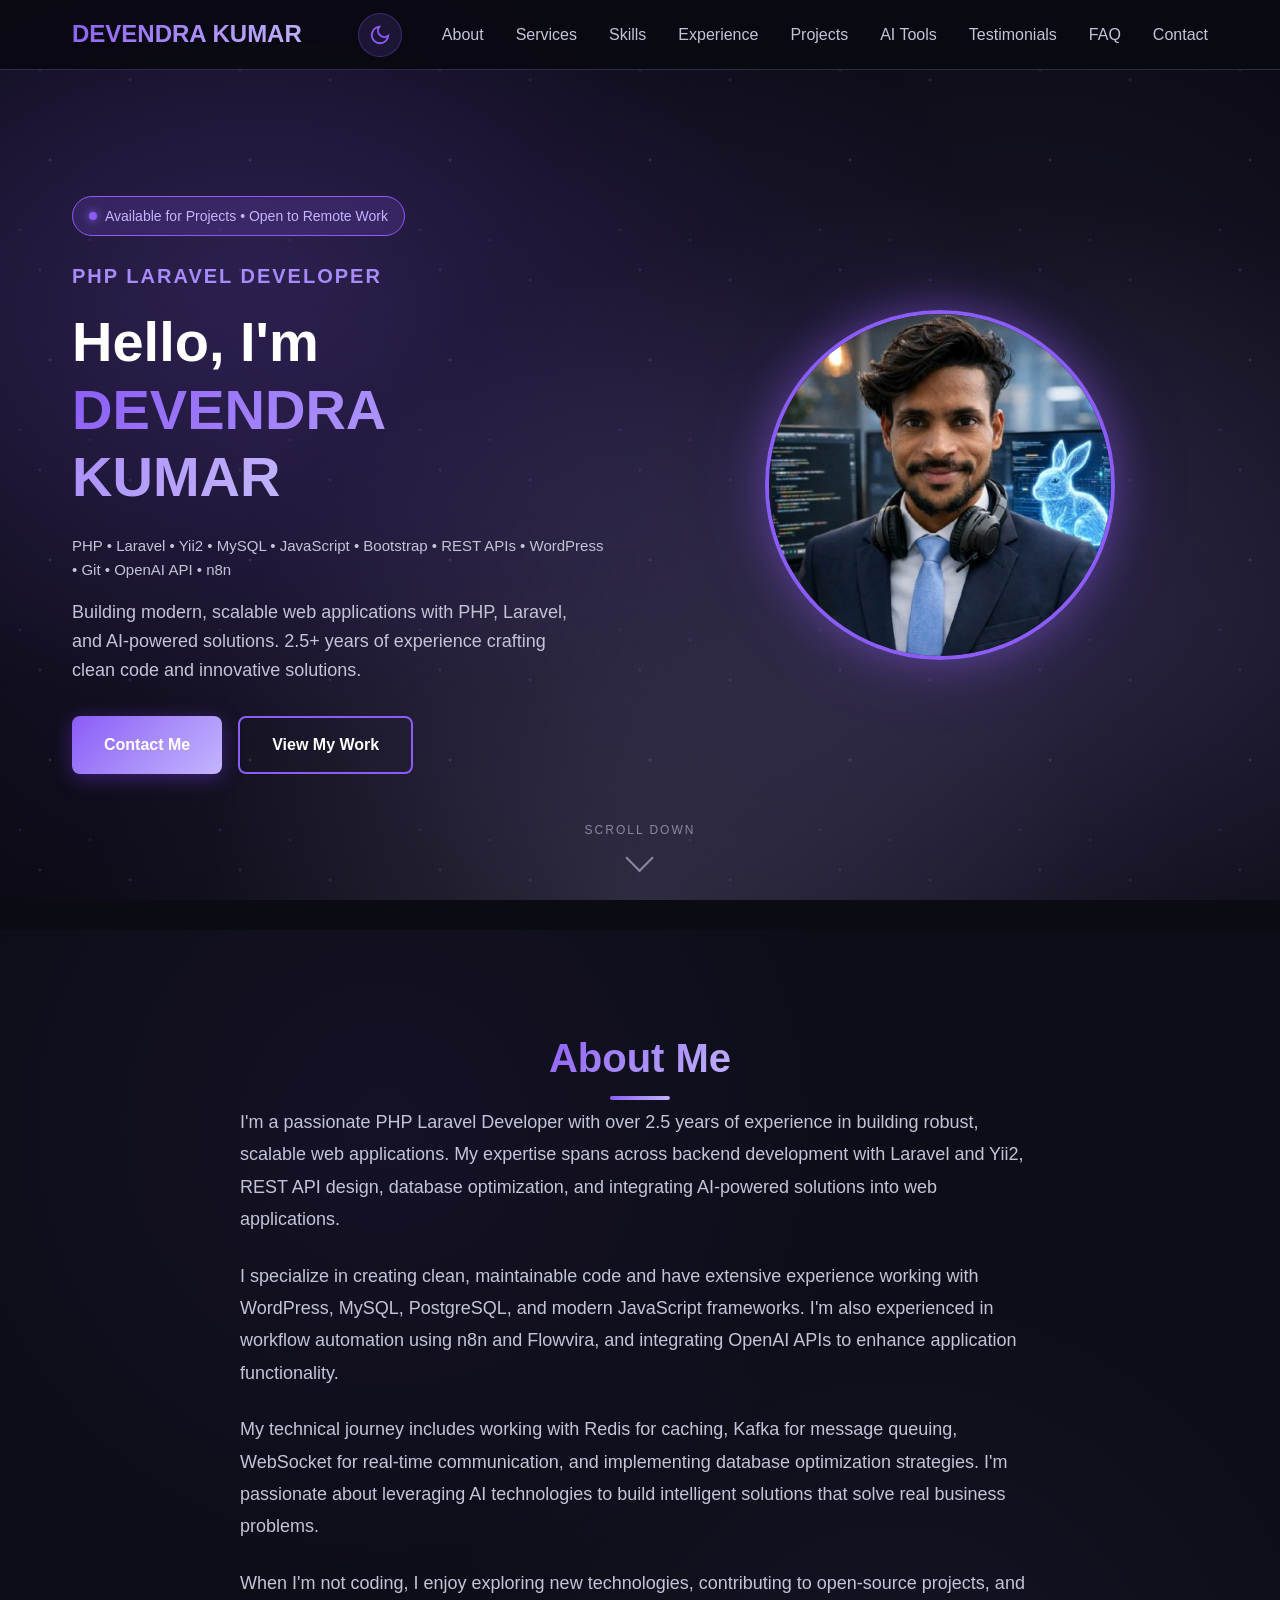
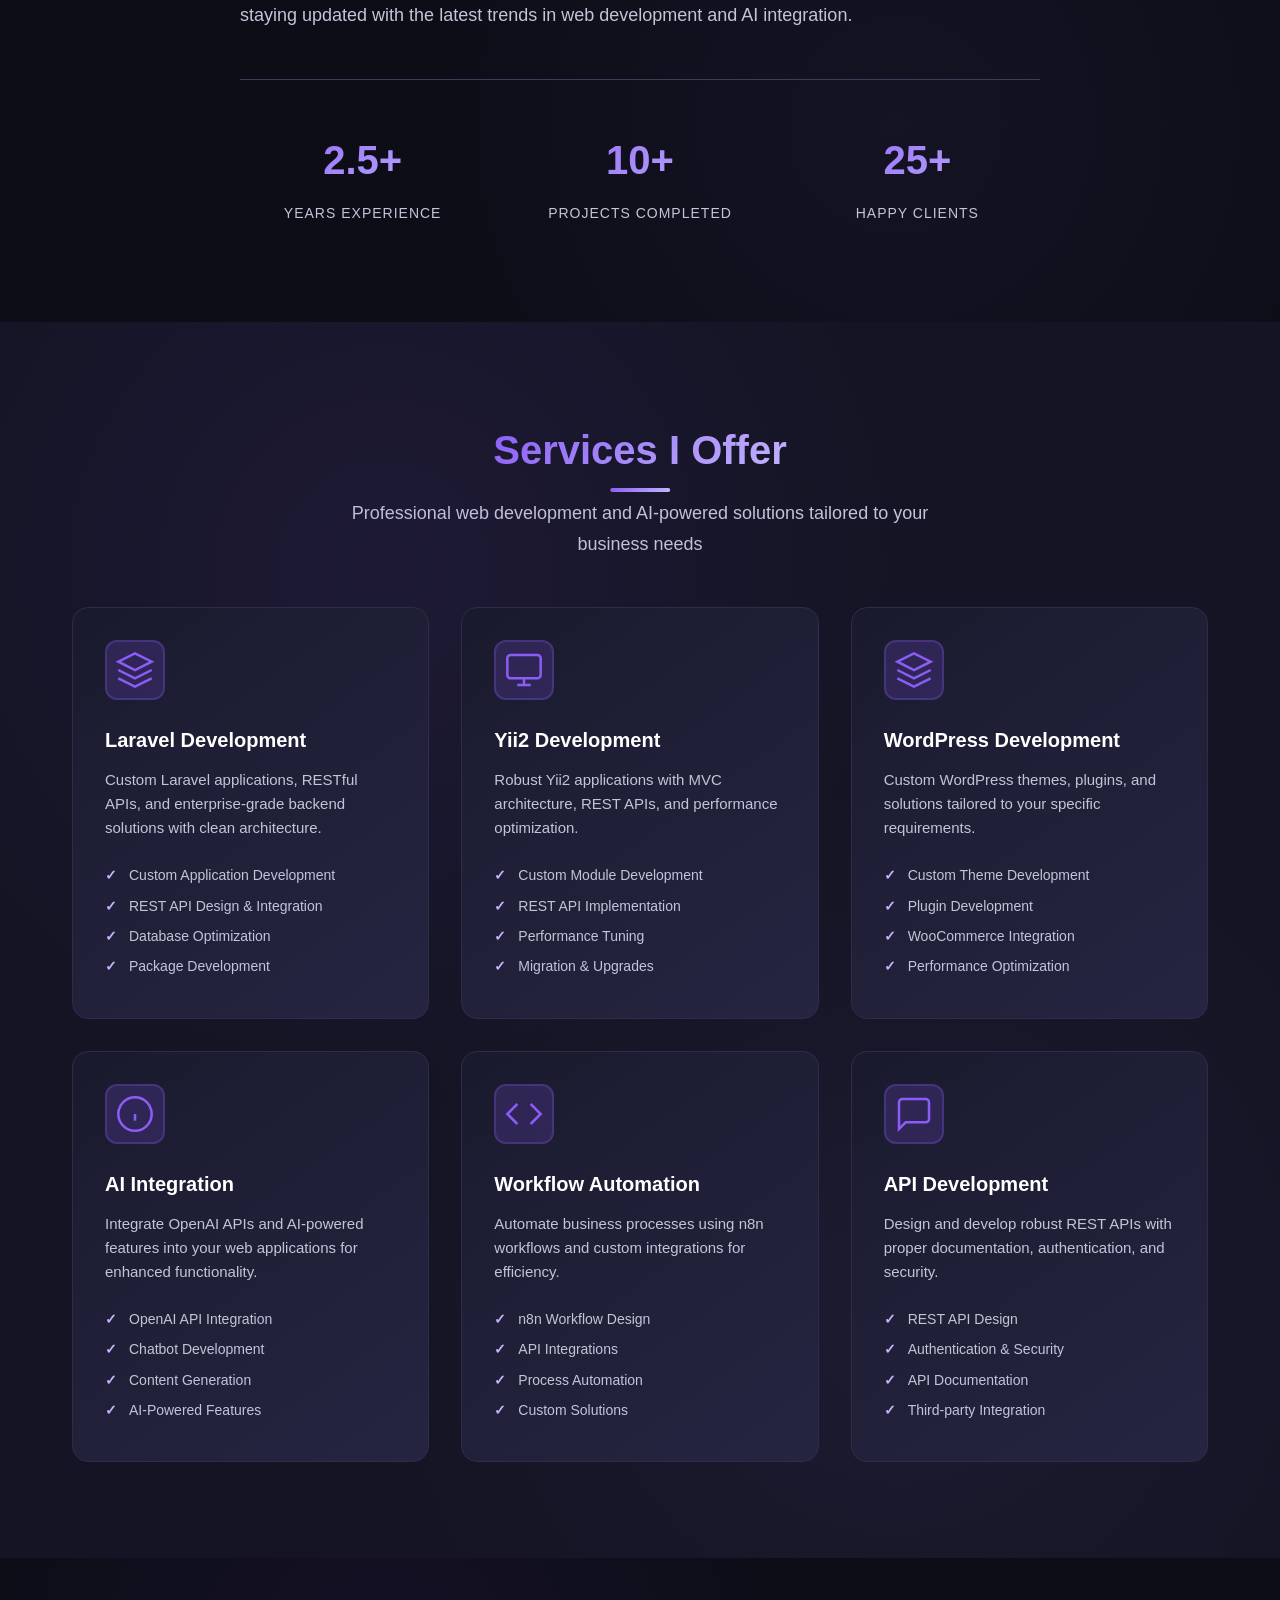
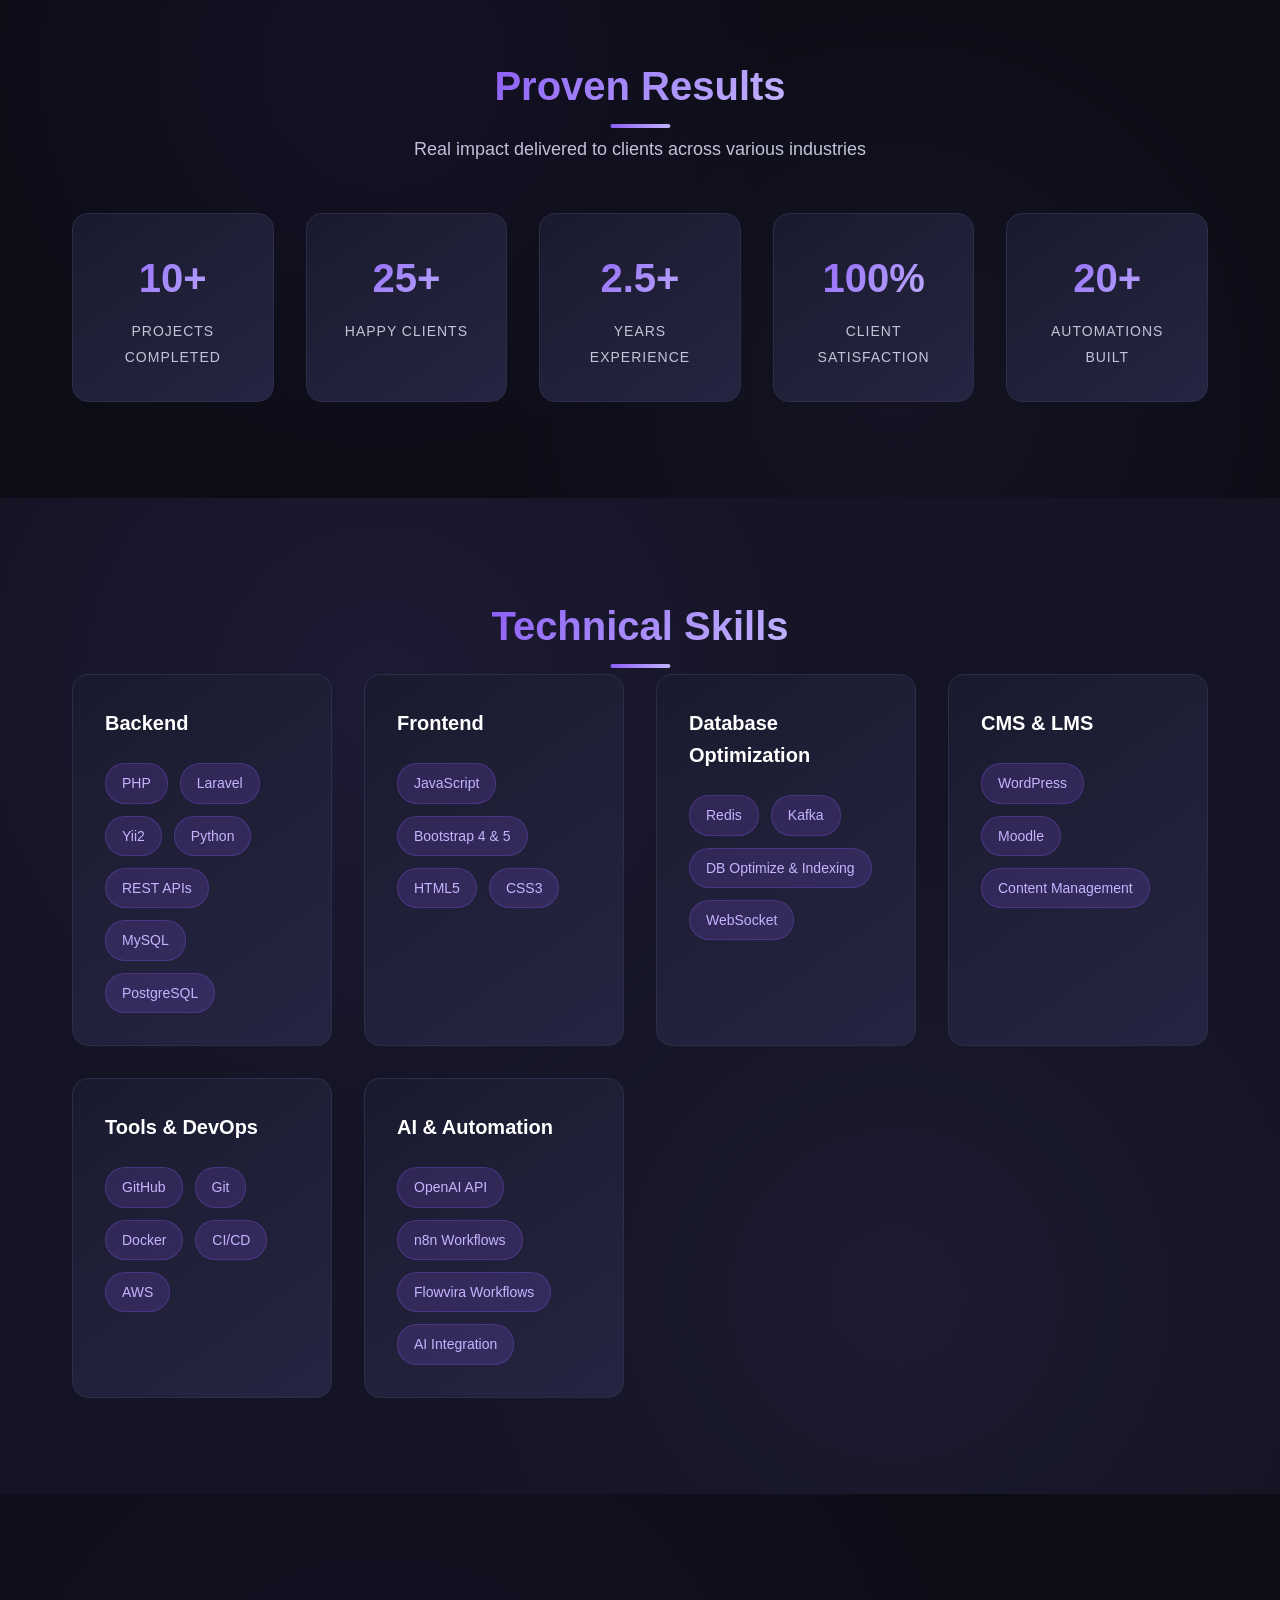
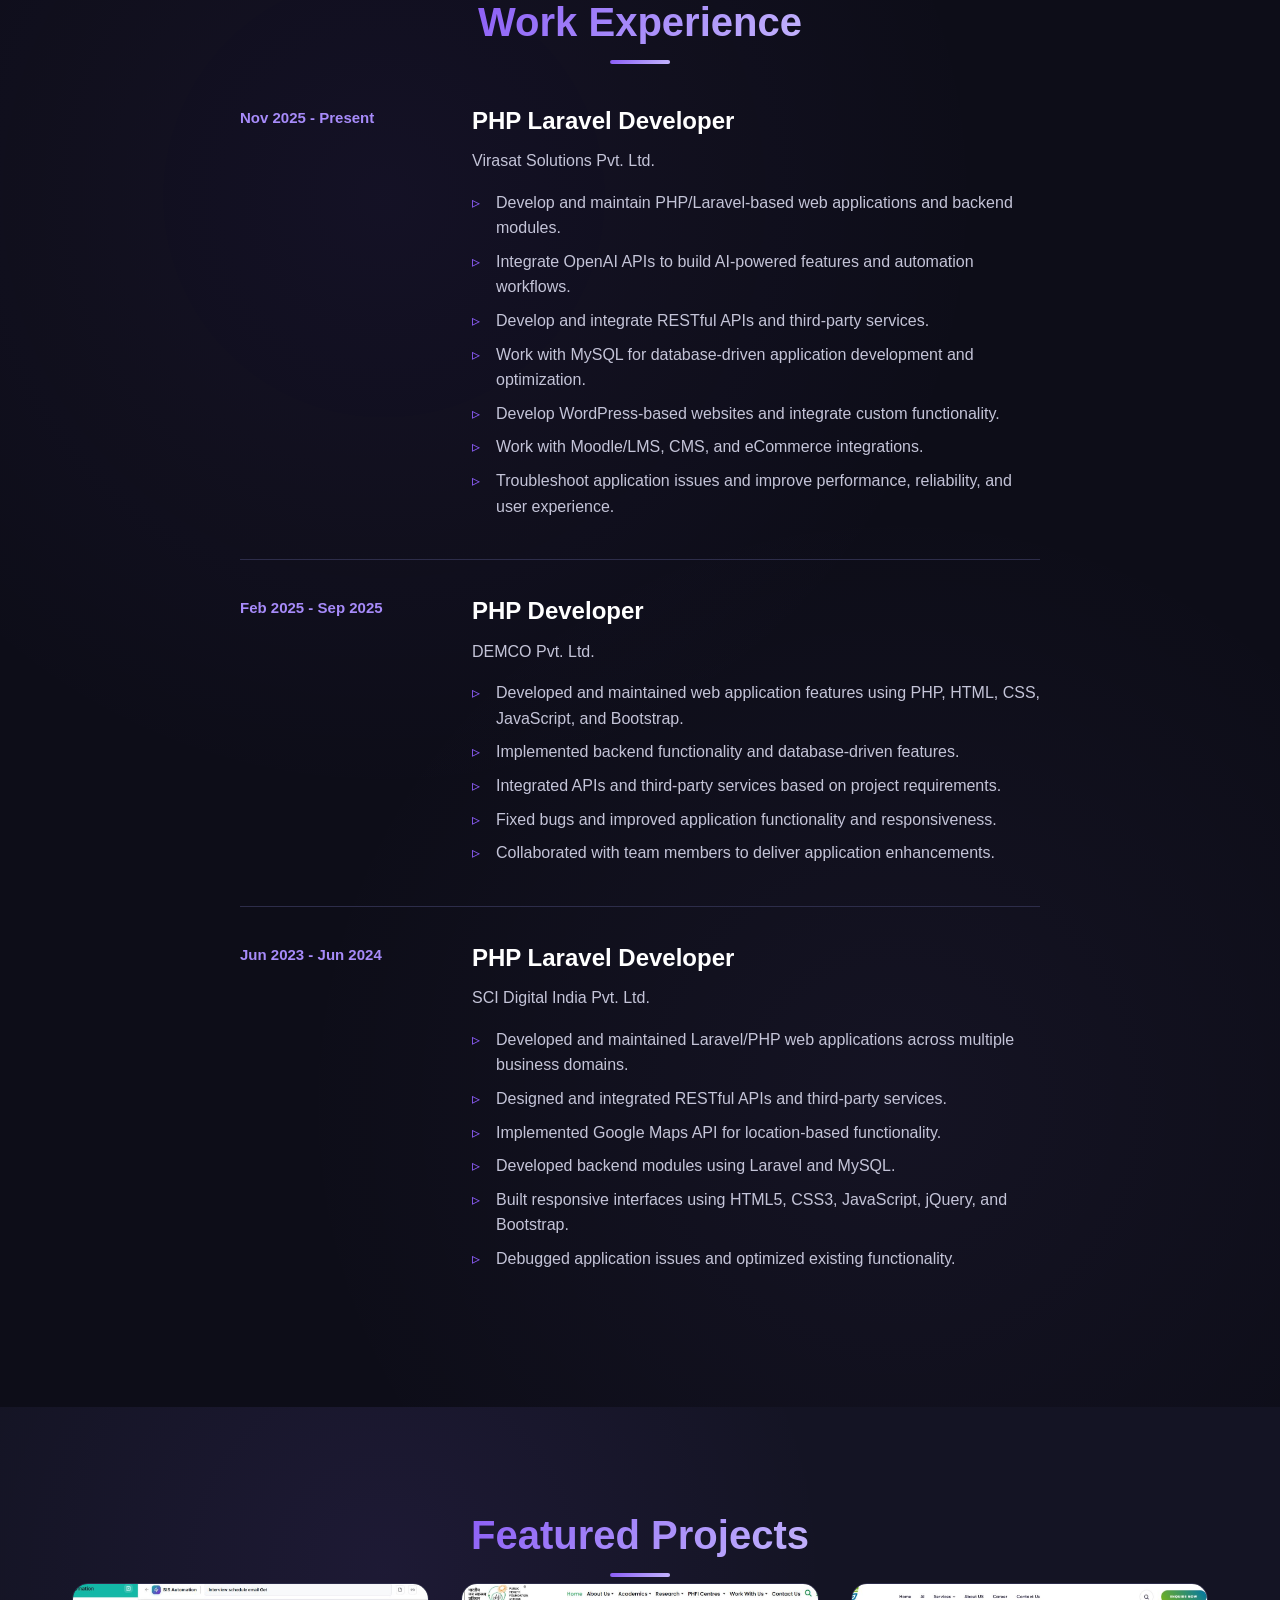
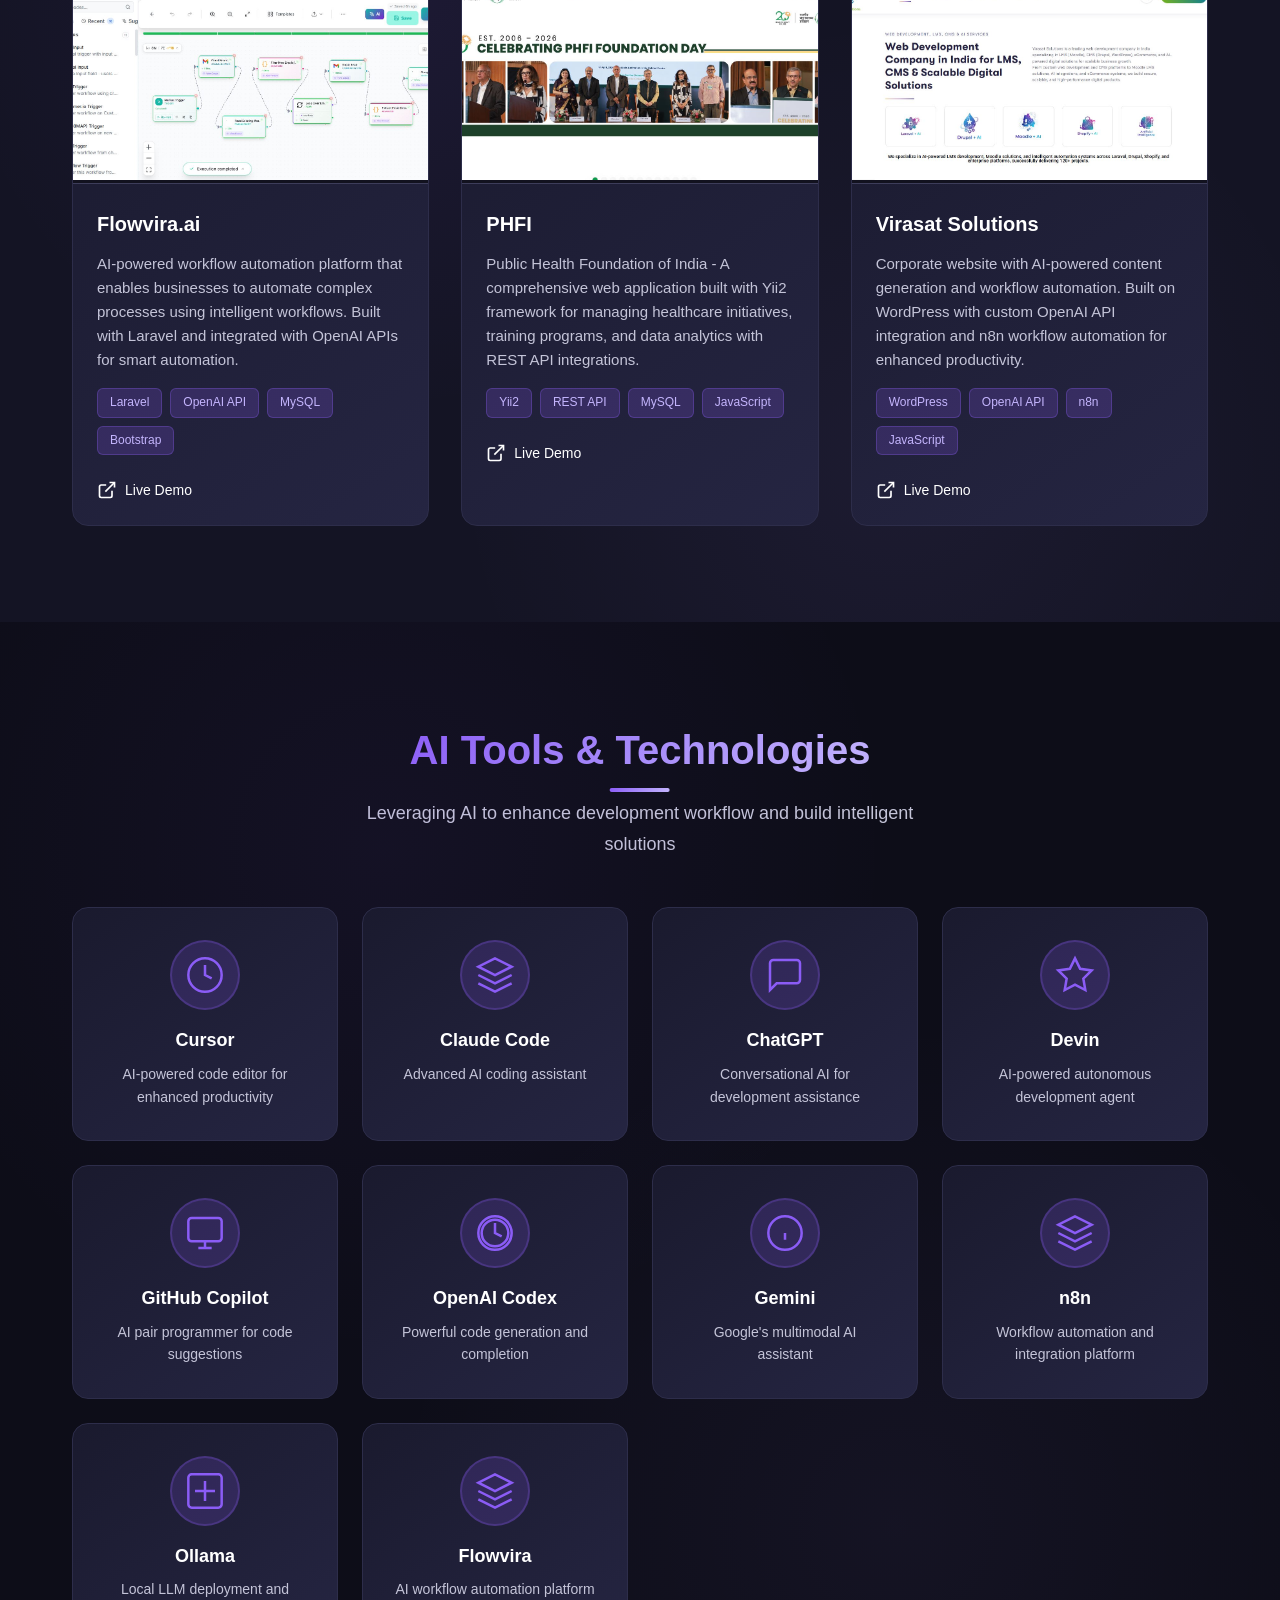
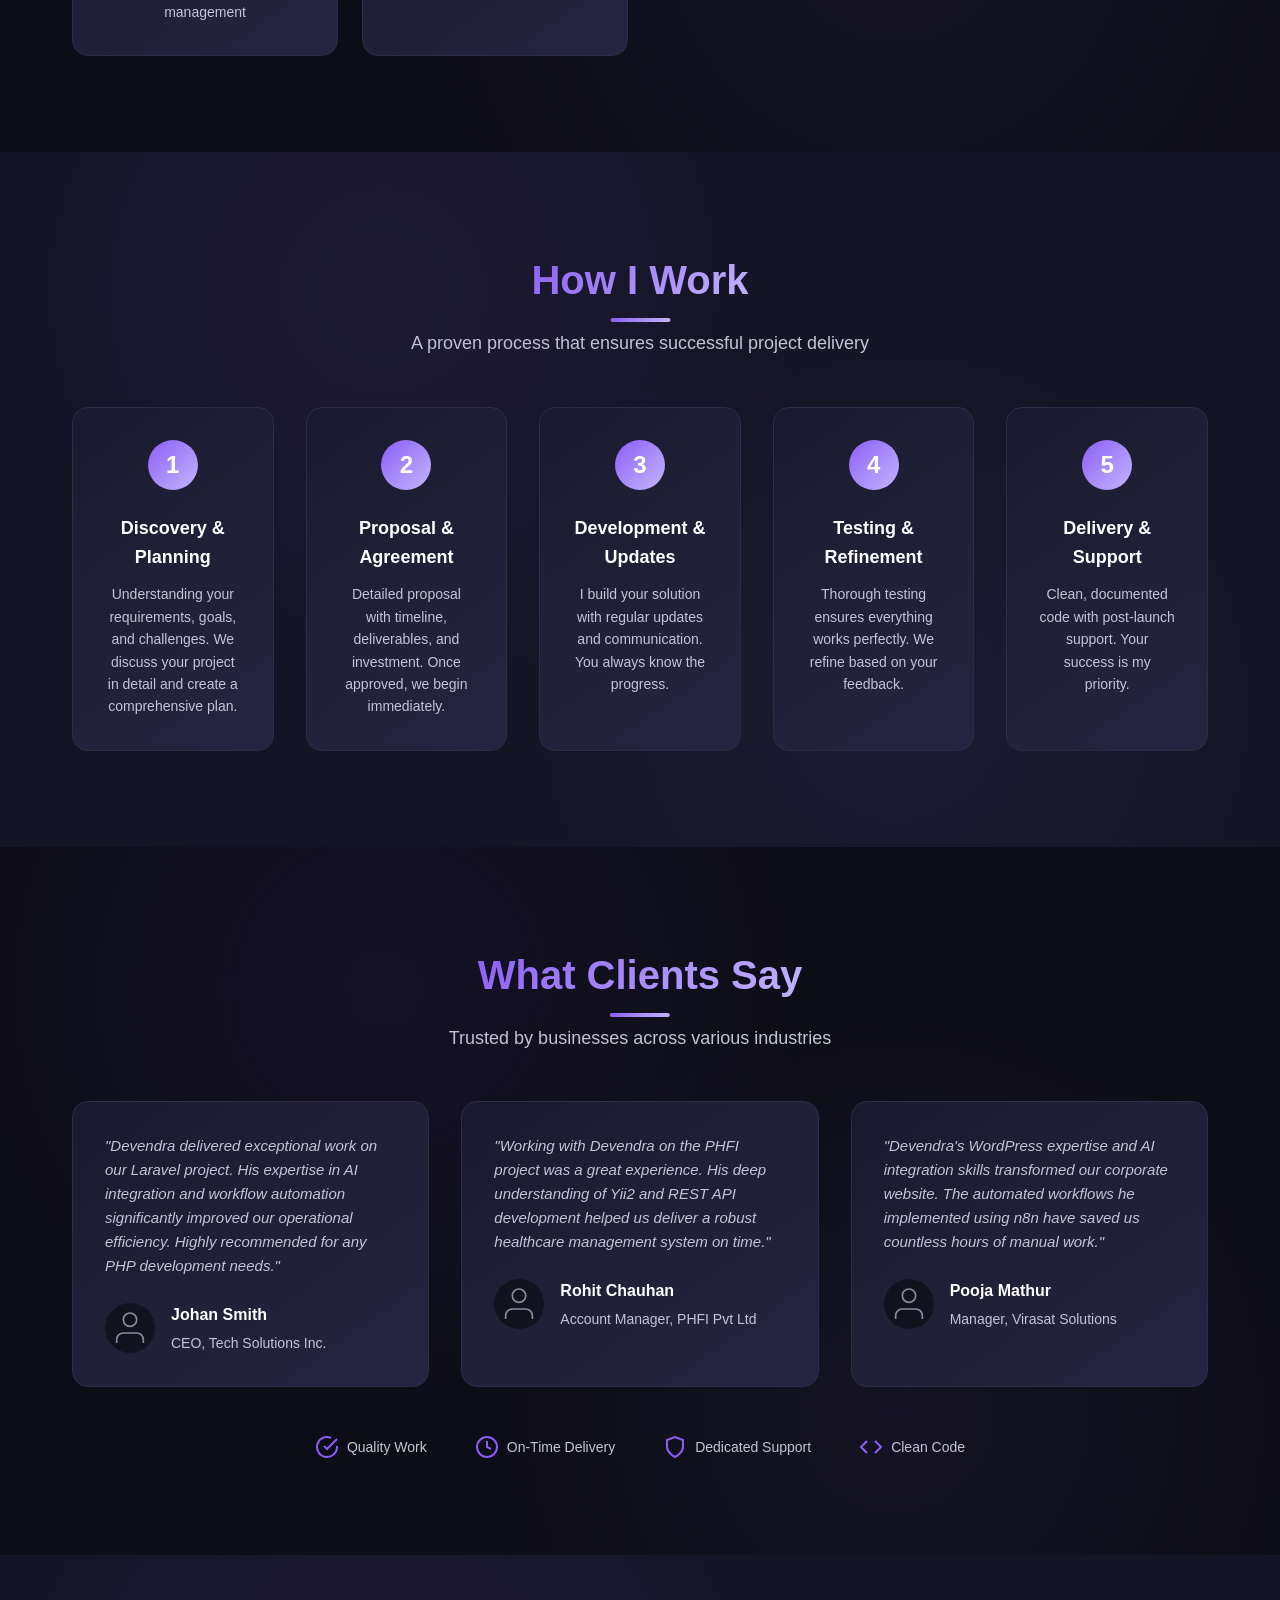
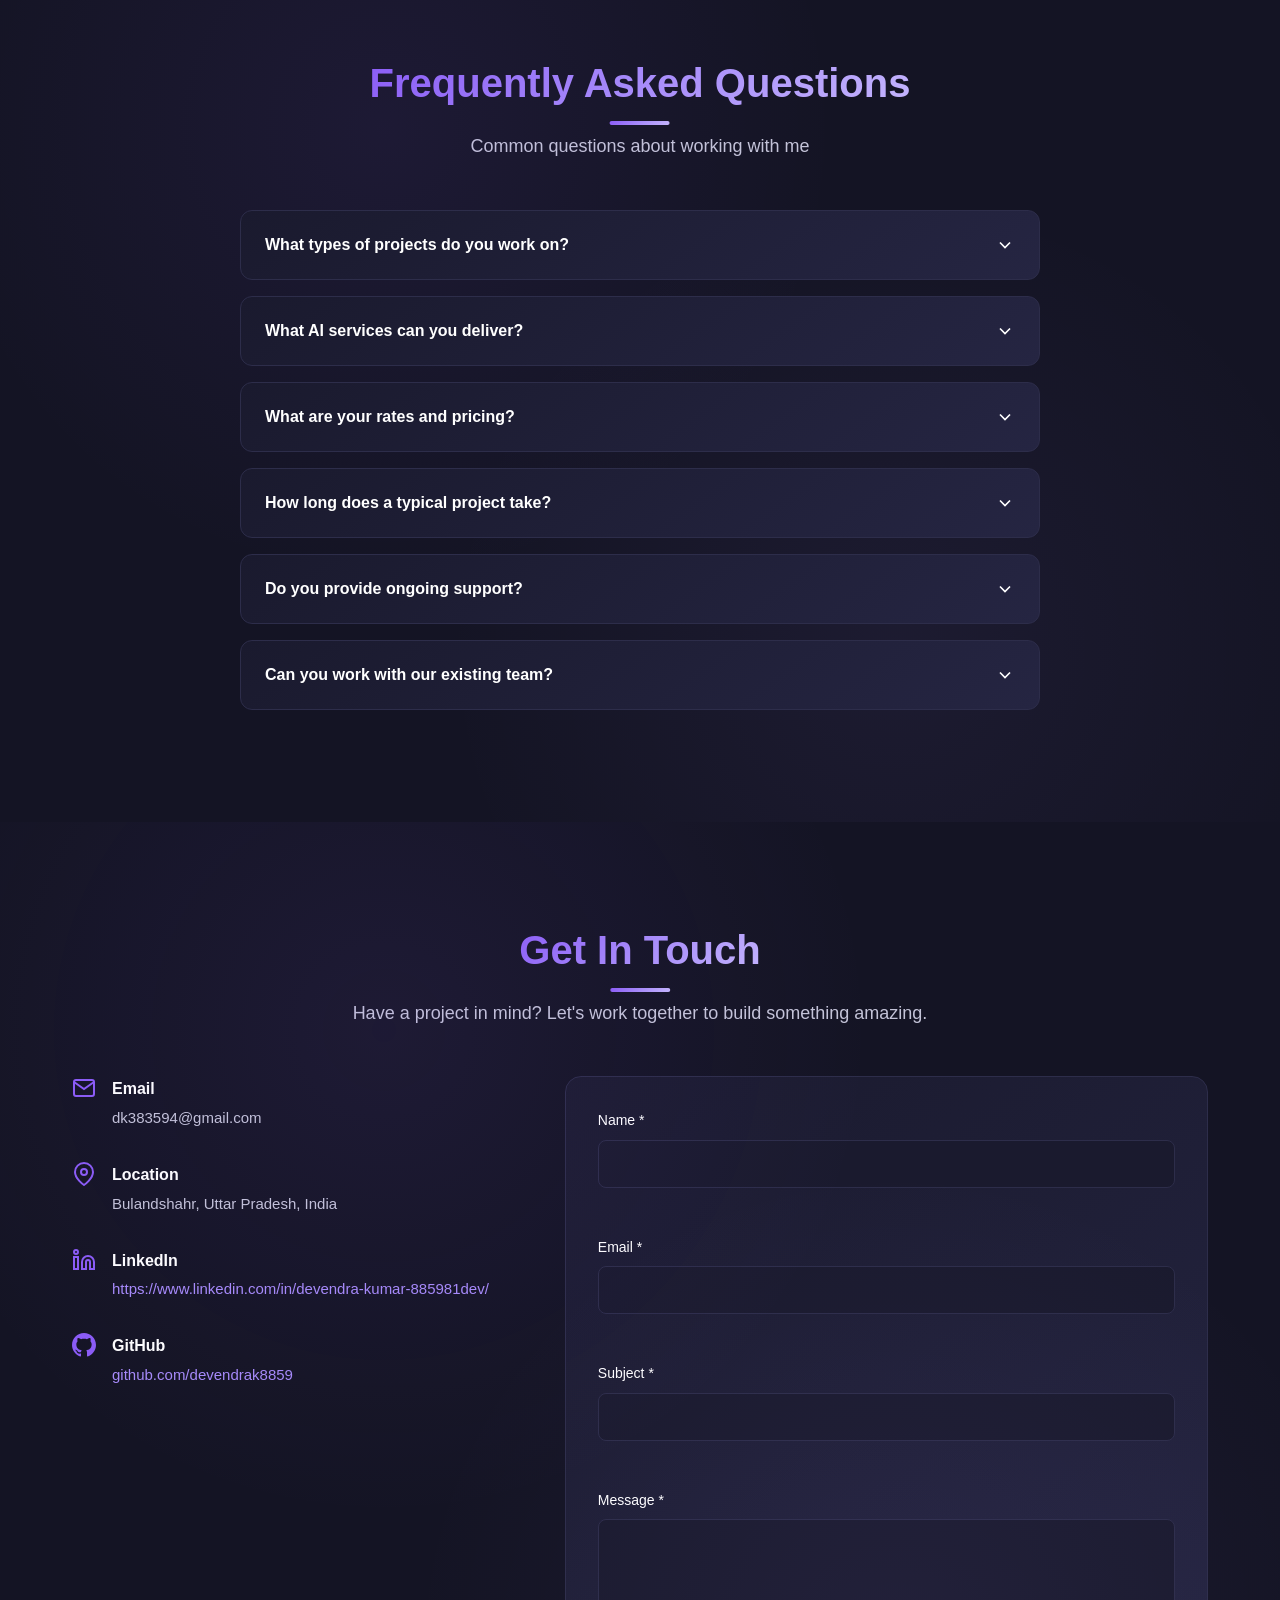
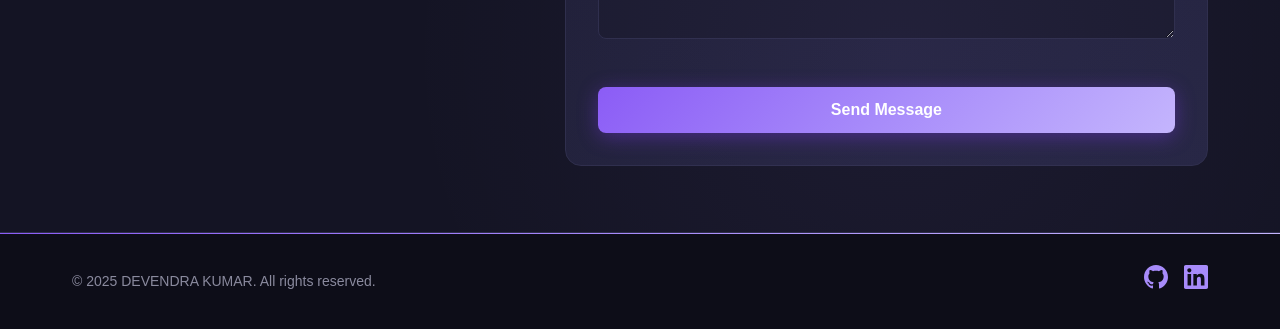
<file: index.html>
<!DOCTYPE html><html lang="en"><head><meta charset="UTF-8"><meta name="viewport" content="width=device-width, initial-scale=1.0"><meta name="description" content="Professional PHP Laravel Developer portfolio with 2.5+ years of experience. Specializing in Laravel, Yii2, REST APIs, and AI-powered solutions."><meta name="keywords" content="PHP Developer, Laravel Developer, Yii2, REST API, Web Developer, AI Integration, n8n, OpenAI"><meta name="author" content="DEVENDRA KUMAR"><meta name="robots" content="index, follow"><meta property="og:type" content="website"><meta property="og:title" content="DEVENDRA KUMAR - PHP Laravel Developer"><meta property="og:description" content="Professional PHP Laravel Developer with 2.5+ years of experience. Building modern web applications and AI-powered solutions."><meta property="og:image" content="assets/dev-image.jpg"><meta name="twitter:card" content="summary_large_image"><meta name="twitter:title" content="DEVENDRA KUMAR - PHP Laravel Developer"><meta name="twitter:description" content="Professional PHP Laravel Developer with 2.5+ years of experience. Building modern web applications and AI-powered solutions."><title>DEVENDRA KUMAR - PHP Laravel Developer Portfolio</title><link rel="icon" href="favicon.ico" sizes="any"><link rel="icon" href="favicon.svg" type="image/svg+xml"><link rel="stylesheet" href="css/style.css"></head><body><nav class="navbar" id="navbar"><div class="container"><a href="#hero" class="logo">DEVENDRA KUMAR</a><button class="mobile-menu-btn" id="mobileMenuBtn" aria-label="Toggle menu"><span></span><span></span><span></span></button><button class="theme-toggle" id="themeToggle" aria-label="Toggle dark/light mode"><svg class="moon-icon" viewBox="0 0 24 24" fill="none" stroke="currentColor" stroke-width="2"><path d="M21 12.79A9 9 0 1 1 11.21 3 7 7 0 0 0 21 12.79z"></path></svg><svg class="sun-icon" viewBox="0 0 24 24" fill="none" stroke="currentColor" stroke-width="2"><circle cx="12" cy="12" r="5"></circle><line x1="12" y1="1" x2="12" y2="3"></line><line x1="12" y1="21" x2="12" y2="23"></line><line x1="4.22" y1="4.22" x2="5.64" y2="5.64"></line><line x1="18.36" y1="18.36" x2="19.78" y2="19.78"></line><line x1="1" y1="12" x2="3" y2="12"></line><line x1="21" y1="12" x2="23" y2="12"></line><line x1="4.22" y1="19.78" x2="5.64" y2="18.36"></line><line x1="18.36" y1="5.64" x2="19.78" y2="4.22"></line></svg></button><ul class="nav-links" id="navLinks"><li><a href="#about" class="nav-link">About</a></li><li><a href="#services" class="nav-link">Services</a></li><li><a href="#skills" class="nav-link">Skills</a></li><li><a href="#experience" class="nav-link">Experience</a></li><li><a href="#projects" class="nav-link">Projects</a></li><li><a href="#ai-tools" class="nav-link">AI Tools</a></li><li><a href="#testimonials" class="nav-link">Testimonials</a></li><li><a href="#faq" class="nav-link">FAQ</a></li><li><a href="#contact" class="nav-link">Contact</a></li></ul></div></nav><section id="hero" class="hero"><div class="container"><div class="hero-content"><div class="hero-text"><div class="hero-availability"><span class="availability-dot"></span><span class="availability-text">Available for Projects • Open to Remote Work</span></div><p class="hero-subtitle">PHP Laravel Developer</p><h1 class="hero-title">Hello, I'm <span class="gradient-text">DEVENDRA KUMAR</span></h1><p class="hero-tech-stack"> PHP • Laravel • Yii2 • MySQL • JavaScript • Bootstrap • REST APIs • WordPress • Git • OpenAI API • n8n </p><p class="hero-description"> Building modern, scalable web applications with PHP, Laravel, and AI-powered solutions. 2.5+ years of experience crafting clean code and innovative solutions. </p><div class="hero-buttons"><a href="#contact" class="btn btn-primary">Contact Me</a><a href="#projects" class="btn btn-secondary">View My Work</a></div></div><div class="hero-image"><div class="profile-photo-wrapper"><img src="assets/dev-image.jpg" alt="DEVENDRA KUMAR - PHP Laravel Developer" class="profile-photo"></div></div></div></div><div class="scroll-indicator"><span class="scroll-text">Scroll Down</span><div class="scroll-arrow"></div></div></section><section id="about" class="section"><div class="container"><h2 class="section-title">About Me</h2><div class="about-content"><div class="about-text"><p> I'm a passionate PHP Laravel Developer with over 2.5 years of experience in building robust, scalable web applications. My expertise spans across backend development with Laravel and Yii2, REST API design, database optimization, and integrating AI-powered solutions into web applications. </p><p> I specialize in creating clean, maintainable code and have extensive experience working with WordPress, MySQL, PostgreSQL, and modern JavaScript frameworks. I'm also experienced in workflow automation using n8n and Flowvira, and integrating OpenAI APIs to enhance application functionality. </p><p> My technical journey includes working with Redis for caching, Kafka for message queuing, WebSocket for real-time communication, and implementing database optimization strategies. I'm passionate about leveraging AI technologies to build intelligent solutions that solve real business problems. </p><p> When I'm not coding, I enjoy exploring new technologies, contributing to open-source projects, and staying updated with the latest trends in web development and AI integration. </p><div class="about-stats"><div class="stat-item"><span class="stat-number">2.5+</span><span class="stat-label">Years Experience</span></div><div class="stat-item"><span class="stat-number">10+</span><span class="stat-label">Projects Completed</span></div><div class="stat-item"><span class="stat-number">25+</span><span class="stat-label">Happy Clients</span></div></div></div></div></div></section><section id="services" class="section section-alt"><div class="container"><h2 class="section-title">Services I Offer</h2><p class="section-subtitle">Professional web development and AI-powered solutions tailored to your business needs</p><div class="services-grid"><div class="service-card"><div class="service-icon"><svg width="40" height="40" viewBox="0 0 24 24" fill="none" stroke="currentColor" stroke-width="1.5"><path d="M12 2L2 7l10 5 10-5-10-5z"></path><path d="M2 17l10 5 10-5"></path><path d="M2 12l10 5 10-5"></path></svg></div><h3 class="service-title">Laravel Development</h3><p class="service-description"> Custom Laravel applications, RESTful APIs, and enterprise-grade backend solutions with clean architecture. </p><ul class="service-features"><li>Custom Application Development</li><li>REST API Design & Integration</li><li>Database Optimization</li><li>Package Development</li></ul></div><div class="service-card"><div class="service-icon"><svg width="40" height="40" viewBox="0 0 24 24" fill="none" stroke="currentColor" stroke-width="1.5"><rect x="2" y="3" width="20" height="14" rx="2" ry="2"></rect><line x1="8" y1="21" x2="16" y2="21"></line><line x1="12" y1="17" x2="12" y2="21"></line></svg></div><h3 class="service-title">Yii2 Development</h3><p class="service-description"> Robust Yii2 applications with MVC architecture, REST APIs, and performance optimization. </p><ul class="service-features"><li>Custom Module Development</li><li>REST API Implementation</li><li>Performance Tuning</li><li>Migration & Upgrades</li></ul></div><div class="service-card"><div class="service-icon"><svg width="40" height="40" viewBox="0 0 24 24" fill="none" stroke="currentColor" stroke-width="1.5"><path d="M12 2L2 7l10 5 10-5-10-5z"></path><path d="M2 17l10 5 10-5"></path><path d="M2 12l10 5 10-5"></path></svg></div><h3 class="service-title">WordPress Development</h3><p class="service-description"> Custom WordPress themes, plugins, and solutions tailored to your specific requirements. </p><ul class="service-features"><li>Custom Theme Development</li><li>Plugin Development</li><li>WooCommerce Integration</li><li>Performance Optimization</li></ul></div><div class="service-card"><div class="service-icon"><svg width="40" height="40" viewBox="0 0 24 24" fill="none" stroke="currentColor" stroke-width="1.5"><circle cx="12" cy="12" r="10"></circle><path d="M12 16v-4"></path><path d="M12 8h.01"></path></svg></div><h3 class="service-title">AI Integration</h3><p class="service-description"> Integrate OpenAI APIs and AI-powered features into your web applications for enhanced functionality. </p><ul class="service-features"><li>OpenAI API Integration</li><li>Chatbot Development</li><li>Content Generation</li><li>AI-Powered Features</li></ul></div><div class="service-card"><div class="service-icon"><svg width="40" height="40" viewBox="0 0 24 24" fill="none" stroke="currentColor" stroke-width="1.5"><polyline points="16 18 22 12 16 6"></polyline><polyline points="8 6 2 12 8 18"></polyline></svg></div><h3 class="service-title">Workflow Automation</h3><p class="service-description"> Automate business processes using n8n workflows and custom integrations for efficiency. </p><ul class="service-features"><li>n8n Workflow Design</li><li>API Integrations</li><li>Process Automation</li><li>Custom Solutions</li></ul></div><div class="service-card"><div class="service-icon"><svg width="40" height="40" viewBox="0 0 24 24" fill="none" stroke="currentColor" stroke-width="1.5"><path d="M21 15a2 2 0 0 1-2 2H7l-4 4V5a2 2 0 0 1 2-2h14a2 2 0 0 1 2 2z"></path></svg></div><h3 class="service-title">API Development</h3><p class="service-description"> Design and develop robust REST APIs with proper documentation, authentication, and security. </p><ul class="service-features"><li>REST API Design</li><li>Authentication & Security</li><li>API Documentation</li><li>Third-party Integration</li></ul></div></div></div></section><section id="results" class="section"><div class="container"><h2 class="section-title">Proven Results</h2><p class="section-subtitle">Real impact delivered to clients across various industries</p><div class="results-grid"><div class="result-item"><span class="result-number">10+</span><span class="result-label">Projects Completed</span></div><div class="result-item"><span class="result-number">25+</span><span class="result-label">Happy Clients</span></div><div class="result-item"><span class="result-number">2.5+</span><span class="result-label">Years Experience</span></div><div class="result-item"><span class="result-number">100%</span><span class="result-label">Client Satisfaction</span></div><div class="result-item"><span class="result-number">20+</span><span class="result-label">Automations Built</span></div></div></div></section><section id="skills" class="section section-alt"><div class="container"><h2 class="section-title">Technical Skills</h2><div class="skills-grid"><div class="skill-category"><h3 class="skill-category-title">Backend</h3><div class="skill-tags"><span class="skill-tag">PHP</span><span class="skill-tag">Laravel</span><span class="skill-tag">Yii2</span><span class="skill-tag">Python</span><span class="skill-tag">REST APIs</span><span class="skill-tag">MySQL</span><span class="skill-tag">PostgreSQL</span></div></div><div class="skill-category"><h3 class="skill-category-title">Frontend</h3><div class="skill-tags"><span class="skill-tag">JavaScript</span><span class="skill-tag">Bootstrap 4 & 5</span><span class="skill-tag">HTML5</span><span class="skill-tag">CSS3</span></div></div><div class="skill-category"><h3 class="skill-category-title">Database Optimization</h3><div class="skill-tags"><span class="skill-tag">Redis</span><span class="skill-tag">Kafka</span><span class="skill-tag">DB Optimize & Indexing</span><span class="skill-tag">WebSocket</span></div></div><div class="skill-category"><h3 class="skill-category-title">CMS & LMS</h3><div class="skill-tags"><span class="skill-tag">WordPress</span><span class="skill-tag">Moodle</span><span class="skill-tag">Content Management</span></div></div><div class="skill-category"><h3 class="skill-category-title">Tools & DevOps</h3><div class="skill-tags"><span class="skill-tag">GitHub</span><span class="skill-tag">Git</span><span class="skill-tag">Docker</span><span class="skill-tag">CI/CD</span><span class="skill-tag">AWS</span></div></div><div class="skill-category"><h3 class="skill-category-title">AI & Automation</h3><div class="skill-tags"><span class="skill-tag">OpenAI API</span><span class="skill-tag">n8n Workflows</span><span class="skill-tag">Flowvira Workflows</span><span class="skill-tag">AI Integration</span></div></div></div></div></section><section id="experience" class="section"><div class="container"><h2 class="section-title">Work Experience</h2><div class="experience-timeline"><div class="experience-item"><div class="experience-date">Nov 2025 - Present</div><div class="experience-content"><h3 class="experience-title">PHP Laravel Developer</h3><p class="experience-company">Virasat Solutions Pvt. Ltd.</p><ul class="experience-responsibilities"><li>Develop and maintain PHP/Laravel-based web applications and backend modules.</li><li>Integrate OpenAI APIs to build AI-powered features and automation workflows.</li><li>Develop and integrate RESTful APIs and third-party services.</li><li>Work with MySQL for database-driven application development and optimization.</li><li>Develop WordPress-based websites and integrate custom functionality.</li><li>Work with Moodle/LMS, CMS, and eCommerce integrations.</li><li>Troubleshoot application issues and improve performance, reliability, and user experience.</li></ul></div></div><div class="experience-item"><div class="experience-date">Feb 2025 - Sep 2025</div><div class="experience-content"><h3 class="experience-title">PHP Developer</h3><p class="experience-company">DEMCO Pvt. Ltd.</p><ul class="experience-responsibilities"><li>Developed and maintained web application features using PHP, HTML, CSS, JavaScript, and Bootstrap.</li><li>Implemented backend functionality and database-driven features.</li><li>Integrated APIs and third-party services based on project requirements.</li><li>Fixed bugs and improved application functionality and responsiveness.</li><li>Collaborated with team members to deliver application enhancements.</li></ul></div></div><div class="experience-item"><div class="experience-date">Jun 2023 - Jun 2024</div><div class="experience-content"><h3 class="experience-title">PHP Laravel Developer</h3><p class="experience-company">SCI Digital India Pvt. Ltd.</p><ul class="experience-responsibilities"><li>Developed and maintained Laravel/PHP web applications across multiple business domains.</li><li>Designed and integrated RESTful APIs and third-party services.</li><li>Implemented Google Maps API for location-based functionality.</li><li>Developed backend modules using Laravel and MySQL.</li><li>Built responsive interfaces using HTML5, CSS3, JavaScript, jQuery, and Bootstrap.</li><li>Debugged application issues and optimized existing functionality.</li></ul></div></div></div></div></section><section id="projects" class="section section-alt"><div class="container"><h2 class="section-title">Featured Projects</h2><div class="projects-grid"><div class="project-card"><div class="project-image"><div class="project-placeholder"><img src="assets/flowvira.jpg" alt="Flowvira AI Automation Solutions" width="auto" height="200"></div></div><div class="project-content"><h3 class="project-title">Flowvira.ai</h3><p class="project-description"> AI-powered workflow automation platform that enables businesses to automate complex processes using intelligent workflows. Built with Laravel and integrated with OpenAI APIs for smart automation. </p><div class="project-tech"><span class="tech-tag">Laravel</span><span class="tech-tag">OpenAI API</span><span class="tech-tag">MySQL</span><span class="tech-tag">Bootstrap</span></div><div class="project-links"><a href="https://flowvira.ai" class="project-link" target="_blank" rel="noopener noreferrer"><svg width="20" height="20" viewBox="0 0 24 24" fill="none" stroke="currentColor" stroke-width="2"><path d="M18 13v6a2 2 0 0 1-2 2H5a2 2 0 0 1-2-2V8a2 2 0 0 1 2-2h6"></path><polyline points="15 3 21 3 21 9"></polyline><line x1="10" y1="14" x2="21" y2="3"></line></svg> Live Demo </a></div></div></div><div class="project-card"><div class="project-image"><div class="project-placeholder"><img src="assets/phfi.jpg" alt="PHFI" width="auto" height="200"></div></div><div class="project-content"><h3 class="project-title">PHFI</h3><p class="project-description"> Public Health Foundation of India - A comprehensive web application built with Yii2 framework for managing healthcare initiatives, training programs, and data analytics with REST API integrations. </p><div class="project-tech"><span class="tech-tag">Yii2</span><span class="tech-tag">REST API</span><span class="tech-tag">MySQL</span><span class="tech-tag">JavaScript</span></div><div class="project-links"><a href="https://phfi.org/" class="project-link" target="_blank" rel="noopener noreferrer"><svg width="20" height="20" viewBox="0 0 24 24" fill="none" stroke="currentColor" stroke-width="2"><path d="M18 13v6a2 2 0 0 1-2 2H5a2 2 0 0 1-2-2V8a2 2 0 0 1 2-2h6"></path><polyline points="15 3 21 3 21 9"></polyline><line x1="10" y1="14" x2="21" y2="3"></line></svg> Live Demo </a></div></div></div><div class="project-card"><div class="project-image"><div class="project-placeholder"><img src="assets/virasat1.jpg" alt="Virasat Solutions" width="auto" height="200"></div></div><div class="project-content"><h3 class="project-title">Virasat Solutions</h3><p class="project-description"> Corporate website with AI-powered content generation and workflow automation. Built on WordPress with custom OpenAI API integration and n8n workflow automation for enhanced productivity. </p><div class="project-tech"><span class="tech-tag">WordPress</span><span class="tech-tag">OpenAI API</span><span class="tech-tag">n8n</span><span class="tech-tag">JavaScript</span></div><div class="project-links"><a href="https://virasatsolutions.com/" class="project-link" target="_blank" rel="noopener noreferrer"><svg width="20" height="20" viewBox="0 0 24 24" fill="none" stroke="currentColor" stroke-width="2"><path d="M18 13v6a2 2 0 0 1-2 2H5a2 2 0 0 1-2-2V8a2 2 0 0 1 2-2h6"></path><polyline points="15 3 21 3 21 9"></polyline><line x1="10" y1="14" x2="21" y2="3"></line></svg> Live Demo </a></div></div></div></div></div></section><section id="ai-tools" class="section"><div class="container"><h2 class="section-title">AI Tools & Technologies</h2><p class="section-subtitle">Leveraging AI to enhance development workflow and build intelligent solutions</p><div class="ai-tools-grid"><div class="ai-tool-card"><div class="ai-tool-icon"><svg width="40" height="40" viewBox="0 0 24 24" fill="none" stroke="currentColor" stroke-width="1.5"><circle cx="12" cy="12" r="10"></circle><path d="M12 6v6l4 2"></path></svg></div><h3 class="ai-tool-name">Cursor</h3><p class="ai-tool-description">AI-powered code editor for enhanced productivity</p></div><div class="ai-tool-card"><div class="ai-tool-icon"><svg width="40" height="40" viewBox="0 0 24 24" fill="none" stroke="currentColor" stroke-width="1.5"><path d="M12 2L2 7l10 5 10-5-10-5z"></path><path d="M2 17l10 5 10-5"></path><path d="M2 12l10 5 10-5"></path></svg></div><h3 class="ai-tool-name">Claude Code</h3><p class="ai-tool-description">Advanced AI coding assistant</p></div><div class="ai-tool-card"><div class="ai-tool-icon"><svg width="40" height="40" viewBox="0 0 24 24" fill="none" stroke="currentColor" stroke-width="1.5"><path d="M21 15a2 2 0 0 1-2 2H7l-4 4V5a2 2 0 0 1 2-2h14a2 2 0 0 1 2 2z"></path></svg></div><h3 class="ai-tool-name">ChatGPT</h3><p class="ai-tool-description">Conversational AI for development assistance</p></div><div class="ai-tool-card"><div class="ai-tool-icon"><svg width="40" height="40" viewBox="0 0 24 24" fill="none" stroke="currentColor" stroke-width="1.5"><polygon points="12 2 15.09 8.26 22 9.27 17 14.14 18.18 21.02 12 17.77 5.82 21.02 7 14.14 2 9.27 8.91 8.26 12 2"></polygon></svg></div><h3 class="ai-tool-name">Devin</h3><p class="ai-tool-description">AI-powered autonomous development agent</p></div><div class="ai-tool-card"><div class="ai-tool-icon"><svg width="40" height="40" viewBox="0 0 24 24" fill="none" stroke="currentColor" stroke-width="1.5"><rect x="2" y="3" width="20" height="14" rx="2" ry="2"></rect><line x1="8" y1="21" x2="16" y2="21"></line><line x1="12" y1="17" x2="12" y2="21"></line></svg></div><h3 class="ai-tool-name">GitHub Copilot</h3><p class="ai-tool-description">AI pair programmer for code suggestions</p></div><div class="ai-tool-card"><div class="ai-tool-icon"><svg width="40" height="40" viewBox="0 0 24 24" fill="none" stroke="currentColor" stroke-width="1.5"><path d="M12 2a10 10 0 1 0 10 10A10 10 0 0 0 12 2zm0 18a8 8 0 1 1 8-8 8 8 0 0 1-8 8z"></path><path d="M12 6v6l4 2"></path></svg></div><h3 class="ai-tool-name">OpenAI Codex</h3><p class="ai-tool-description">Powerful code generation and completion</p></div><div class="ai-tool-card"><div class="ai-tool-icon"><svg width="40" height="40" viewBox="0 0 24 24" fill="none" stroke="currentColor" stroke-width="1.5"><circle cx="12" cy="12" r="10"></circle><path d="M12 16v-4"></path><path d="M12 8h.01"></path></svg></div><h3 class="ai-tool-name">Gemini</h3><p class="ai-tool-description">Google's multimodal AI assistant</p></div><div class="ai-tool-card"><div class="ai-tool-icon"><svg width="40" height="40" viewBox="0 0 24 24" fill="none" stroke="currentColor" stroke-width="1.5"><path d="M12 2L2 7l10 5 10-5-10-5z"></path><path d="M2 17l10 5 10-5"></path><path d="M2 12l10 5 10-5"></path></svg></div><h3 class="ai-tool-name">n8n</h3><p class="ai-tool-description">Workflow automation and integration platform</p></div><div class="ai-tool-card"><div class="ai-tool-icon"><svg width="40" height="40" viewBox="0 0 24 24" fill="none" stroke="currentColor" stroke-width="1.5"><rect x="2" y="2" width="20" height="20" rx="2"></rect><path d="M12 6v12"></path><path d="M6 12h12"></path></svg></div><h3 class="ai-tool-name">Ollama</h3><p class="ai-tool-description">Local LLM deployment and management</p></div><div class="ai-tool-card"><div class="ai-tool-icon"><svg width="40" height="40" viewBox="0 0 24 24" fill="none" stroke="currentColor" stroke-width="1.5"><path d="M12 2L2 7l10 5 10-5-10-5z"></path><path d="M2 17l10 5 10-5"></path><path d="M2 12l10 5 10-5"></path></svg></div><h3 class="ai-tool-name">Flowvira</h3><p class="ai-tool-description">AI workflow automation platform</p></div></div></div></section><section id="how-i-work" class="section section-alt"><div class="container"><h2 class="section-title">How I Work</h2><p class="section-subtitle">A proven process that ensures successful project delivery</p><div class="process-steps"><div class="process-step"><div class="step-number">1</div><h3 class="step-title">Discovery & Planning</h3><p class="step-description"> Understanding your requirements, goals, and challenges. We discuss your project in detail and create a comprehensive plan. </p></div><div class="process-step"><div class="step-number">2</div><h3 class="step-title">Proposal & Agreement</h3><p class="step-description"> Detailed proposal with timeline, deliverables, and investment. Once approved, we begin immediately. </p></div><div class="process-step"><div class="step-number">3</div><h3 class="step-title">Development & Updates</h3><p class="step-description"> I build your solution with regular updates and communication. You always know the progress. </p></div><div class="process-step"><div class="step-number">4</div><h3 class="step-title">Testing & Refinement</h3><p class="step-description"> Thorough testing ensures everything works perfectly. We refine based on your feedback. </p></div><div class="process-step"><div class="step-number">5</div><h3 class="step-title">Delivery & Support</h3><p class="step-description"> Clean, documented code with post-launch support. Your success is my priority. </p></div></div></div></section><section id="testimonials" class="section"><div class="container"><h2 class="section-title">What Clients Say</h2><p class="section-subtitle">Trusted by businesses across various industries</p><div class="testimonials-grid"><div class="testimonial-card"><div class="testimonial-content"><p class="testimonial-text"> "Devendra delivered exceptional work on our Laravel project. His expertise in AI integration and workflow automation significantly improved our operational efficiency. Highly recommended for any PHP development needs." </p></div><div class="testimonial-author"><div class="author-avatar"><svg width="40" height="40" viewBox="0 0 24 24" fill="none" stroke="currentColor" stroke-width="1"><path d="M20 21v-2a4 4 0 0 0-4-4H8a4 4 0 0 0-4 4v2"></path><circle cx="12" cy="7" r="4"></circle></svg></div><div class="author-info"><h4 class="author-name">Johan Smith</h4><p class="author-role">CEO, Tech Solutions Inc.</p></div></div></div><div class="testimonial-card"><div class="testimonial-content"><p class="testimonial-text"> "Working with Devendra on the PHFI project was a great experience. His deep understanding of Yii2 and REST API development helped us deliver a robust healthcare management system on time." </p></div><div class="testimonial-author"><div class="author-avatar"><svg width="40" height="40" viewBox="0 0 24 24" fill="none" stroke="currentColor" stroke-width="1"><path d="M20 21v-2a4 4 0 0 0-4-4H8a4 4 0 0 0-4 4v2"></path><circle cx="12" cy="7" r="4"></circle></svg></div><div class="author-info"><h4 class="author-name">Rohit Chauhan</h4><p class="author-role">Account Manager, PHFI Pvt Ltd</p></div></div></div><div class="testimonial-card"><div class="testimonial-content"><p class="testimonial-text"> "Devendra's WordPress expertise and AI integration skills transformed our corporate website. The automated workflows he implemented using n8n have saved us countless hours of manual work." </p></div><div class="testimonial-author"><div class="author-avatar"><svg width="40" height="40" viewBox="0 0 24 24" fill="none" stroke="currentColor" stroke-width="1"><path d="M20 21v-2a4 4 0 0 0-4-4H8a4 4 0 0 0-4 4v2"></path><circle cx="12" cy="7" r="4"></circle></svg></div><div class="author-info"><h4 class="author-name">Pooja Mathur</h4><p class="author-role">Manager, Virasat Solutions</p></div></div></div></div><div class="client-attributes"><div class="attribute-item"><svg width="24" height="24" viewBox="0 0 24 24" fill="none" stroke="currentColor" stroke-width="2"><path d="M22 11.08V12a10 10 0 1 1-5.93-9.14"></path><polyline points="22 4 12 14.01 9 11.01"></polyline></svg><span>Quality Work</span></div><div class="attribute-item"><svg width="24" height="24" viewBox="0 0 24 24" fill="none" stroke="currentColor" stroke-width="2"><circle cx="12" cy="12" r="10"></circle><polyline points="12 6 12 12 16 14"></polyline></svg><span>On-Time Delivery</span></div><div class="attribute-item"><svg width="24" height="24" viewBox="0 0 24 24" fill="none" stroke="currentColor" stroke-width="2"><path d="M12 22s8-4 8-10V5l-8-3-8 3v7c0 6 8 10 8 10z"></path></svg><span>Dedicated Support</span></div><div class="attribute-item"><svg width="24" height="24" viewBox="0 0 24 24" fill="none" stroke="currentColor" stroke-width="2"><polyline points="16 18 22 12 16 6"></polyline><polyline points="8 6 2 12 8 18"></polyline></svg><span>Clean Code</span></div></div></div></section><section id="faq" class="section section-alt"><div class="container"><h2 class="section-title">Frequently Asked Questions</h2><p class="section-subtitle">Common questions about working with me</p><div class="faq-list"><div class="faq-item"><button class="faq-question" aria-expanded="false"><span>What types of projects do you work on?</span><svg class="faq-icon" width="20" height="20" viewBox="0 0 24 24" fill="none" stroke="currentColor" stroke-width="2"><polyline points="6 9 12 15 18 9"></polyline></svg></button><div class="faq-answer"><p> I specialize in PHP Laravel development, Yii2 applications, WordPress customization, REST API development, and AI integration using OpenAI APIs. I work with clients across e-commerce, content management, automation, and enterprise sectors. </p></div></div><div class="faq-item"><button class="faq-question" aria-expanded="false"><span>What AI services can you deliver?</span><svg class="faq-icon" width="20" height="20" viewBox="0 0 24 24" fill="none" stroke="currentColor" stroke-width="2"><polyline points="6 9 12 15 18 9"></polyline></svg></button><div class="faq-answer"><p> I build AI-powered features using OpenAI APIs, including chatbots, content generation, automated workflows with n8n, and intelligent integrations. I handle everything from architecture to deployment with production-grade solutions. </p></div></div><div class="faq-item"><button class="faq-question" aria-expanded="false"><span>What are your rates and pricing?</span><svg class="faq-icon" width="20" height="20" viewBox="0 0 24 24" fill="none" stroke="currentColor" stroke-width="2"><polyline points="6 9 12 15 18 9"></polyline></svg></button><div class="faq-answer"><p> Pricing varies based on project scope and complexity. I offer fixed-price quotes for well-defined projects, hourly rates for ongoing work, and monthly retainer packages for long-term engagements. Contact me for a custom quote after understanding your requirements. </p></div></div><div class="faq-item"><button class="faq-question" aria-expanded="false"><span>How long does a typical project take?</span><svg class="faq-icon" width="20" height="20" viewBox="0 0 24 24" fill="none" stroke="currentColor" stroke-width="2"><polyline points="6 9 12 15 18 9"></polyline></svg></button><div class="faq-answer"><p> Timeline depends on project scope: Custom Laravel applications take 2-6 weeks, WordPress sites 1-3 weeks, API integrations 1-2 weeks. I always aim for on-time delivery and provide realistic estimates during the planning phase. </p></div></div><div class="faq-item"><button class="faq-question" aria-expanded="false"><span>Do you provide ongoing support?</span><svg class="faq-icon" width="20" height="20" viewBox="0 0 24 24" fill="none" stroke="currentColor" stroke-width="2"><polyline points="6 9 12 15 18 9"></polyline></svg></button><div class="faq-answer"><p> Yes! All projects include post-delivery support. I also offer monthly retainer packages for ongoing maintenance, updates, and new feature development including bug fixes, security updates, and technical assistance. </p></div></div><div class="faq-item"><button class="faq-question" aria-expanded="false"><span>Can you work with our existing team?</span><svg class="faq-icon" width="20" height="20" viewBox="0 0 24 24" fill="none" stroke="currentColor" stroke-width="2"><polyline points="6 9 12 15 18 9"></polyline></svg></button><div class="faq-answer"><p> Absolutely! I'm experienced in collaborating with in-house teams, agencies, and other freelancers. I use Git for version control, follow best practices, provide clear documentation, and maintain regular communication throughout the project. </p></div></div></div></div></section><section id="contact" class="section section-alt"><div class="container"><h2 class="section-title">Get In Touch</h2><p class="section-subtitle">Have a project in mind? Let's work together to build something amazing.</p><div class="contact-content"><div class="contact-info"><div class="contact-item"><div class="contact-icon"><svg width="24" height="24" viewBox="0 0 24 24" fill="none" stroke="currentColor" stroke-width="2"><path d="M4 4h16c1.1 0 2 .9 2 2v12c0 1.1-.9 2-2 2H4c-1.1 0-2-.9-2-2V6c0-1.1.9-2 2-2z"></path><polyline points="22,6 12,13 2,6"></polyline></svg></div><div class="contact-details"><h4>Email</h4><p>dk383594@gmail.com</p></div></div><div class="contact-item"><div class="contact-icon"><svg width="24" height="24" viewBox="0 0 24 24" fill="none" stroke="currentColor" stroke-width="2"><path d="M21 10c0 7-9 13-9 13s-9-6-9-13a9 9 0 0 1 18 0z"></path><circle cx="12" cy="10" r="3"></circle></svg></div><div class="contact-details"><h4>Location</h4><p>Bulandshahr, Uttar Pradesh, India</p></div></div><div class="contact-item"><div class="contact-icon"><svg width="24" height="24" viewBox="0 0 24 24" fill="none" stroke="currentColor" stroke-width="2"><path d="M16 8a6 6 0 0 1 6 6v7h-4v-7a2 2 0 0 0-2-2 2 2 0 0 0-2 2v7h-4v-7a6 6 0 0 1 6-6z"></path><rect x="2" y="9" width="4" height="12"></rect><circle cx="4" cy="4" r="2"></circle></svg></div><div class="contact-details"><h4>LinkedIn</h4><p><a href="https://www.linkedin.com/in/devendra-kumar-885981dev/">https://www.linkedin.com/in/devendra-kumar-885981dev/</a></p></div></div><div class="contact-item"><div class="contact-icon"><svg width="24" height="24" viewBox="0 0 24 24" fill="currentColor"><path d="M12 0c-6.626 0-12 5.373-12 12 0 5.302 3.438 9.8 8.207 11.387.599.111.793-.261.793-.577v-2.234c-3.338.726-4.033-1.416-4.033-1.416-.546-1.387-1.333-1.756-1.333-1.756-1.089-.745.083-.729.083-.729 1.205.084 1.839 1.237 1.839 1.237 1.07 1.834 2.807 1.304 3.492.997.107-.775.418-1.305.762-1.604-2.665-.305-5.467-1.334-5.467-5.931 0-1.311.469-2.381 1.236-3.221-.124-.303-.535-1.524.117-3.176 0 0 1.008-.322 3.301 1.23.957-.266 1.983-.399 3.003-.404 1.02.005 2.047.138 3.006.404 2.291-1.552 3.297-1.23 3.297-1.23.653 1.653.242 2.874.118 3.176.77.84 1.235 1.911 1.235 3.221 0 4.609-2.807 5.624-5.479 5.921.43.372.823 1.102.823 2.222v3.293c0 .319.192.694.801.576 4.765-1.589 8.199-6.086 8.199-11.386 0-6.627-5.373-12-12-12z"/></svg></div><div class="contact-details"><h4>GitHub</h4><p><a href="https://github.com/devendrak8859">github.com/devendrak8859</a></p></div></div></div><div class="contact-form-wrapper"><form id="contactForm" class="contact-form" novalidate><div class="form-group"><label for="name">Name *</label><input type="text" id="name" name="name" required><span class="error-message" id="nameError"></span></div><div class="form-group"><label for="email">Email *</label><input type="email" id="email" name="email" required><span class="error-message" id="emailError"></span></div><div class="form-group"><label for="subject">Subject *</label><input type="text" id="subject" name="subject" required><span class="error-message" id="subjectError"></span></div><div class="form-group"><label for="message">Message *</label><textarea id="message" name="message" rows="5" required></textarea><span class="error-message" id="messageError"></span></div><button type="submit" class="btn btn-primary">Send Message</button><div class="form-success" id="formSuccess" style="display: none;"><p>Thank you! Your message has been sent successfully.</p></div></form></div></div></div></section><footer class="footer"><div class="container"><div class="footer-content"><p>&copy; 2025 DEVENDRA KUMAR. All rights reserved.</p><div class="social-links"><a href="https://github.com/devendrak8859" class="social-link" target="_blank" rel="noopener noreferrer" aria-label="GitHub"><svg width="24" height="24" viewBox="0 0 24 24" fill="currentColor"><path d="M12 0c-6.626 0-12 5.373-12 12 0 5.302 3.438 9.8 8.207 11.387.599.111.793-.261.793-.577v-2.234c-3.338.726-4.033-1.416-4.033-1.416-.546-1.387-1.333-1.756-1.333-1.756-1.089-.745.083-.729.083-.729 1.205.084 1.839 1.237 1.839 1.237 1.07 1.834 2.807 1.304 3.492.997.107-.775.418-1.305.762-1.604-2.665-.305-5.467-1.334-5.467-5.931 0-1.311.469-2.381 1.236-3.221-.124-.303-.535-1.524.117-3.176 0 0 1.008-.322 3.301 1.23.957-.266 1.983-.399 3.003-.404 1.02.005 2.047.138 3.006.404 2.291-1.552 3.297-1.23 3.297-1.23.653 1.653.242 2.874.118 3.176.77.84 1.235 1.911 1.235 3.221 0 4.609-2.807 5.624-5.479 5.921.43.372.823 1.102.823 2.222v3.293c0 .319.192.694.801.576 4.765-1.589 8.199-6.086 8.199-11.386 0-6.627-5.373-12-12-12z"/></svg></a><a href="https://www.linkedin.com/in/devendra-kumar-3b9a44239/" class="social-link" target="_blank" rel="noopener noreferrer" aria-label="LinkedIn"><svg width="24" height="24" viewBox="0 0 24 24" fill="currentColor"><path d="M20.447 20.452h-3.554v-5.569c0-1.328-.027-3.037-1.852-3.037-1.853 0-2.136 1.445-2.136 2.939v5.667H9.351V9h3.414v1.561h.046c.477-.9 1.637-1.85 3.37-1.85 3.601 0 4.267 2.37 4.267 5.455v6.286zM5.337 7.433c-1.144 0-2.063-.926-2.063-2.065 0-1.138.92-2.063 2.063-2.063 1.14 0 2.064.925 2.064 2.063 0 1.139-.925 2.065-2.064 2.065zm1.782 13.019H3.555V9h3.564v11.452zM22.225 0H1.771C.792 0 0 .774 0 1.729v20.542C0 23.227.792 24 1.771 24h20.451C23.2 24 24 23.227 24 22.271V1.729C24 .774 23.2 0 22.222 0h.003z"/></svg></a></div></div></div></footer><script src="js/main.js"></script></body></html>
</file>
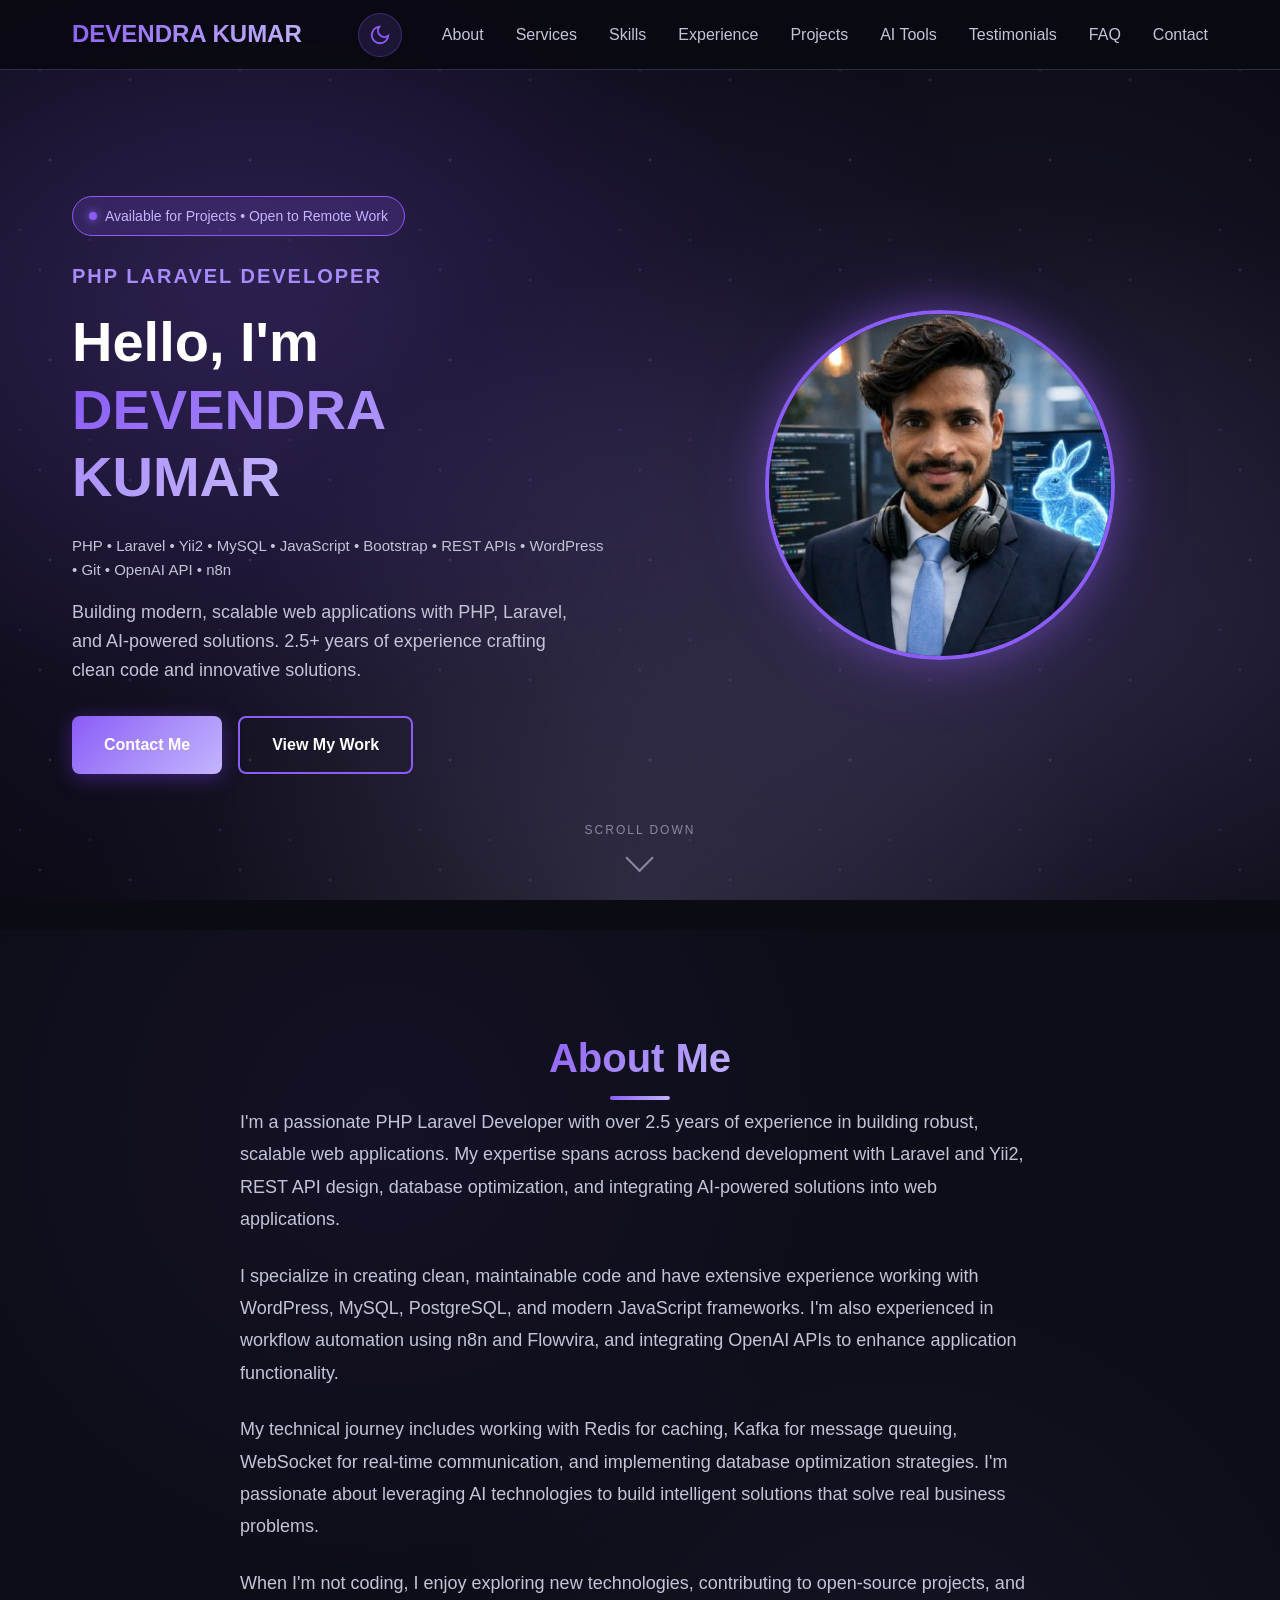
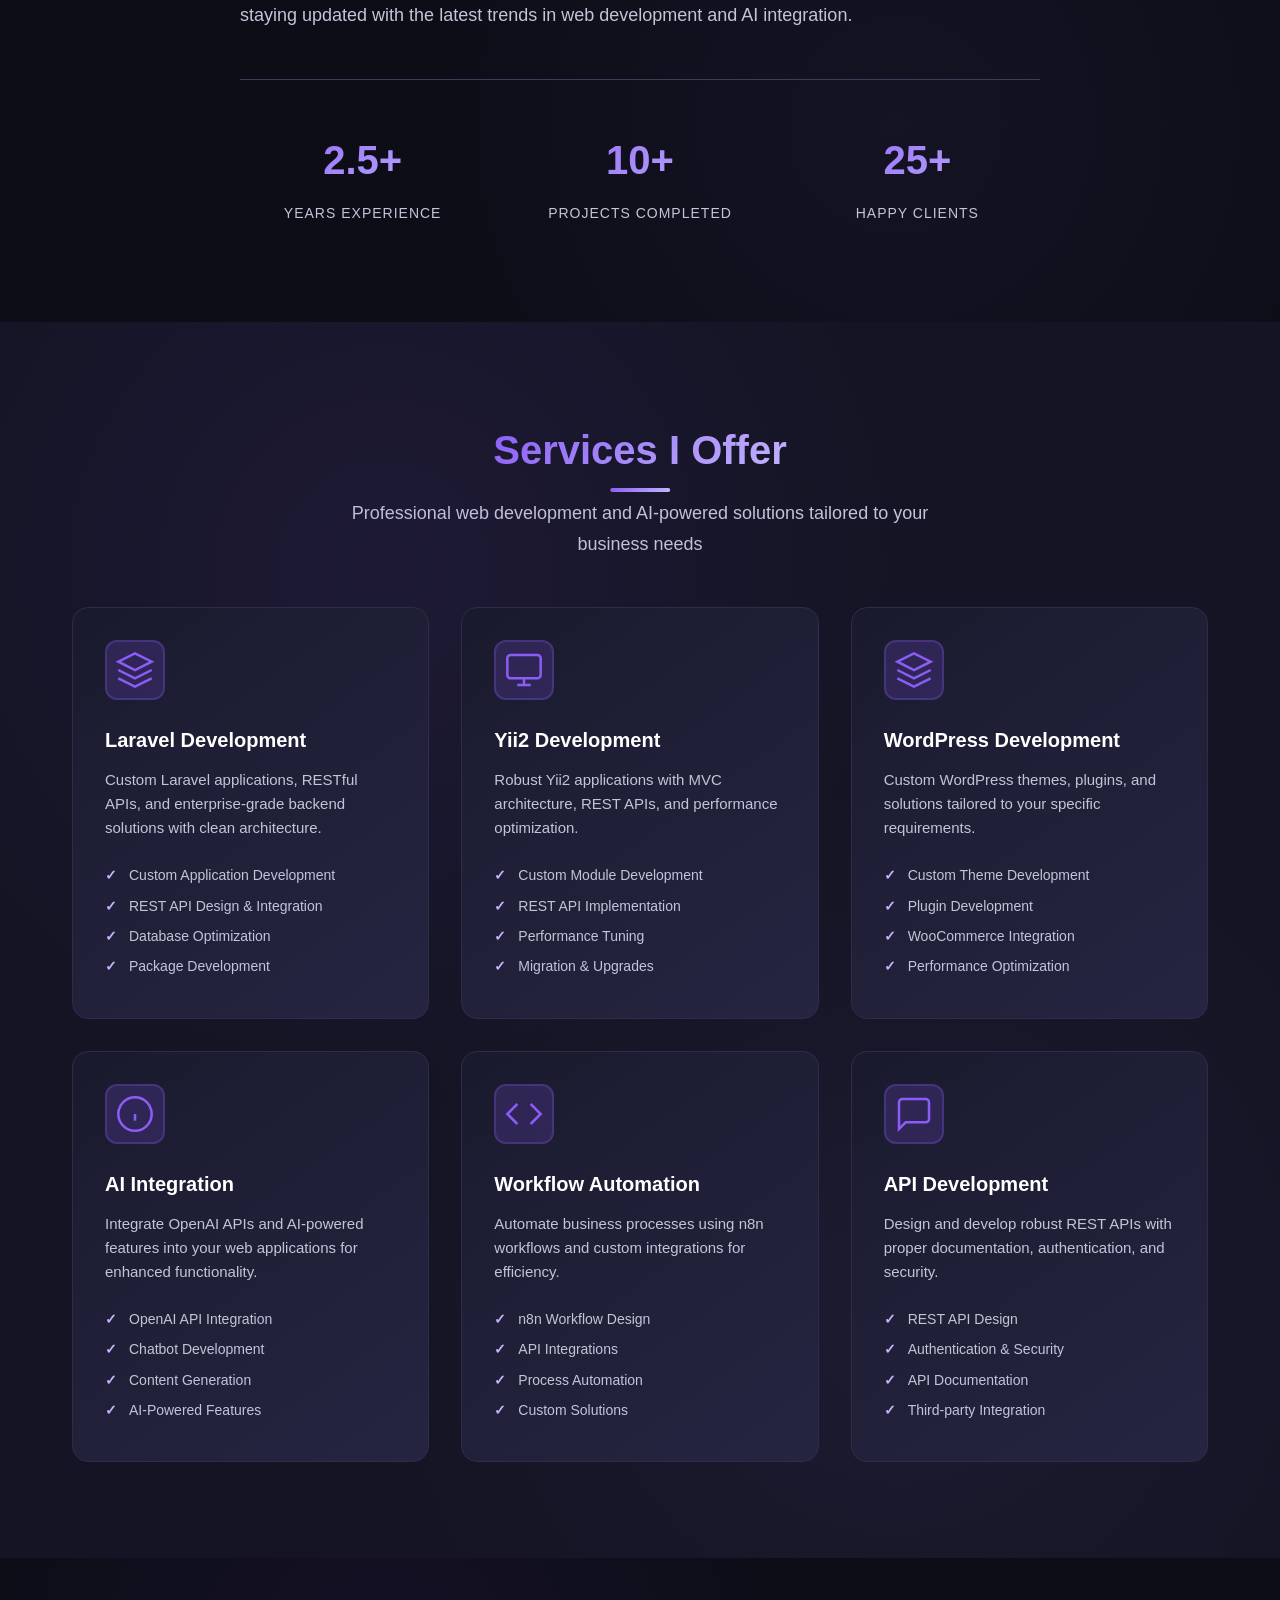
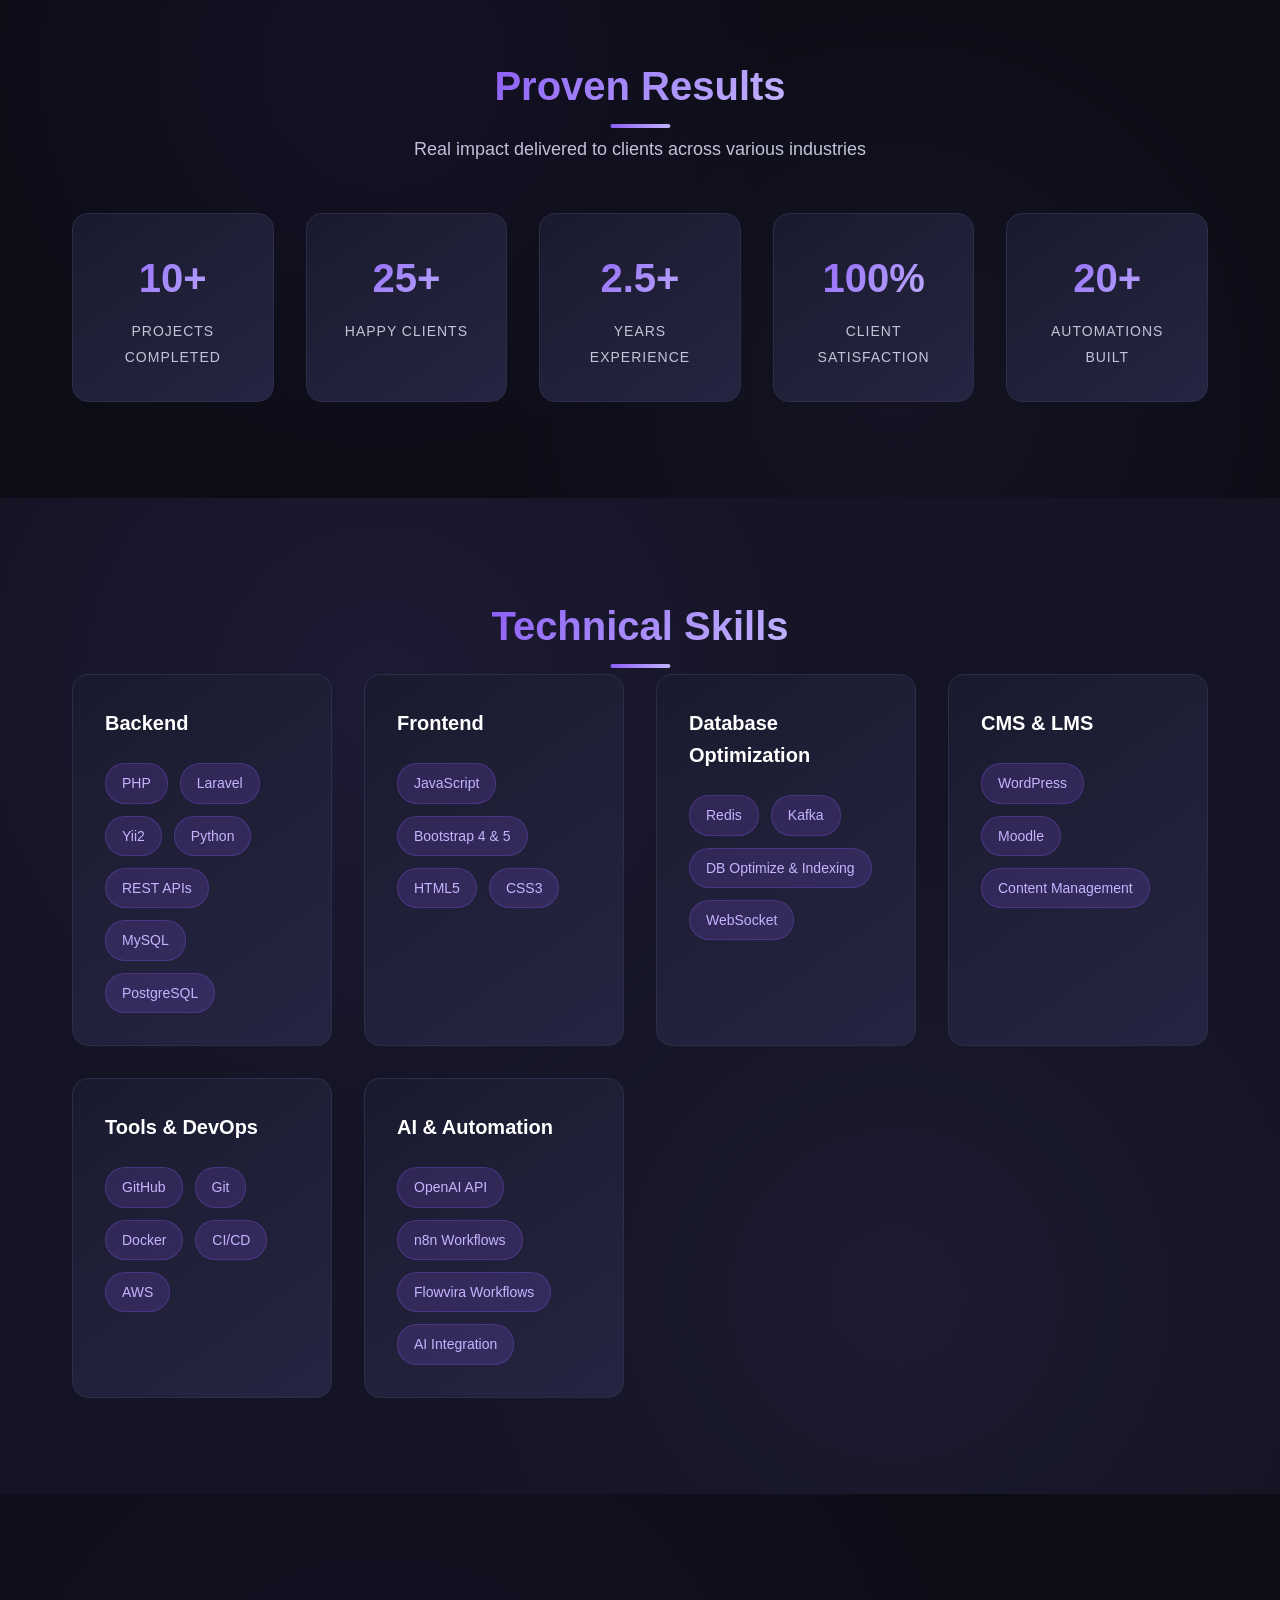
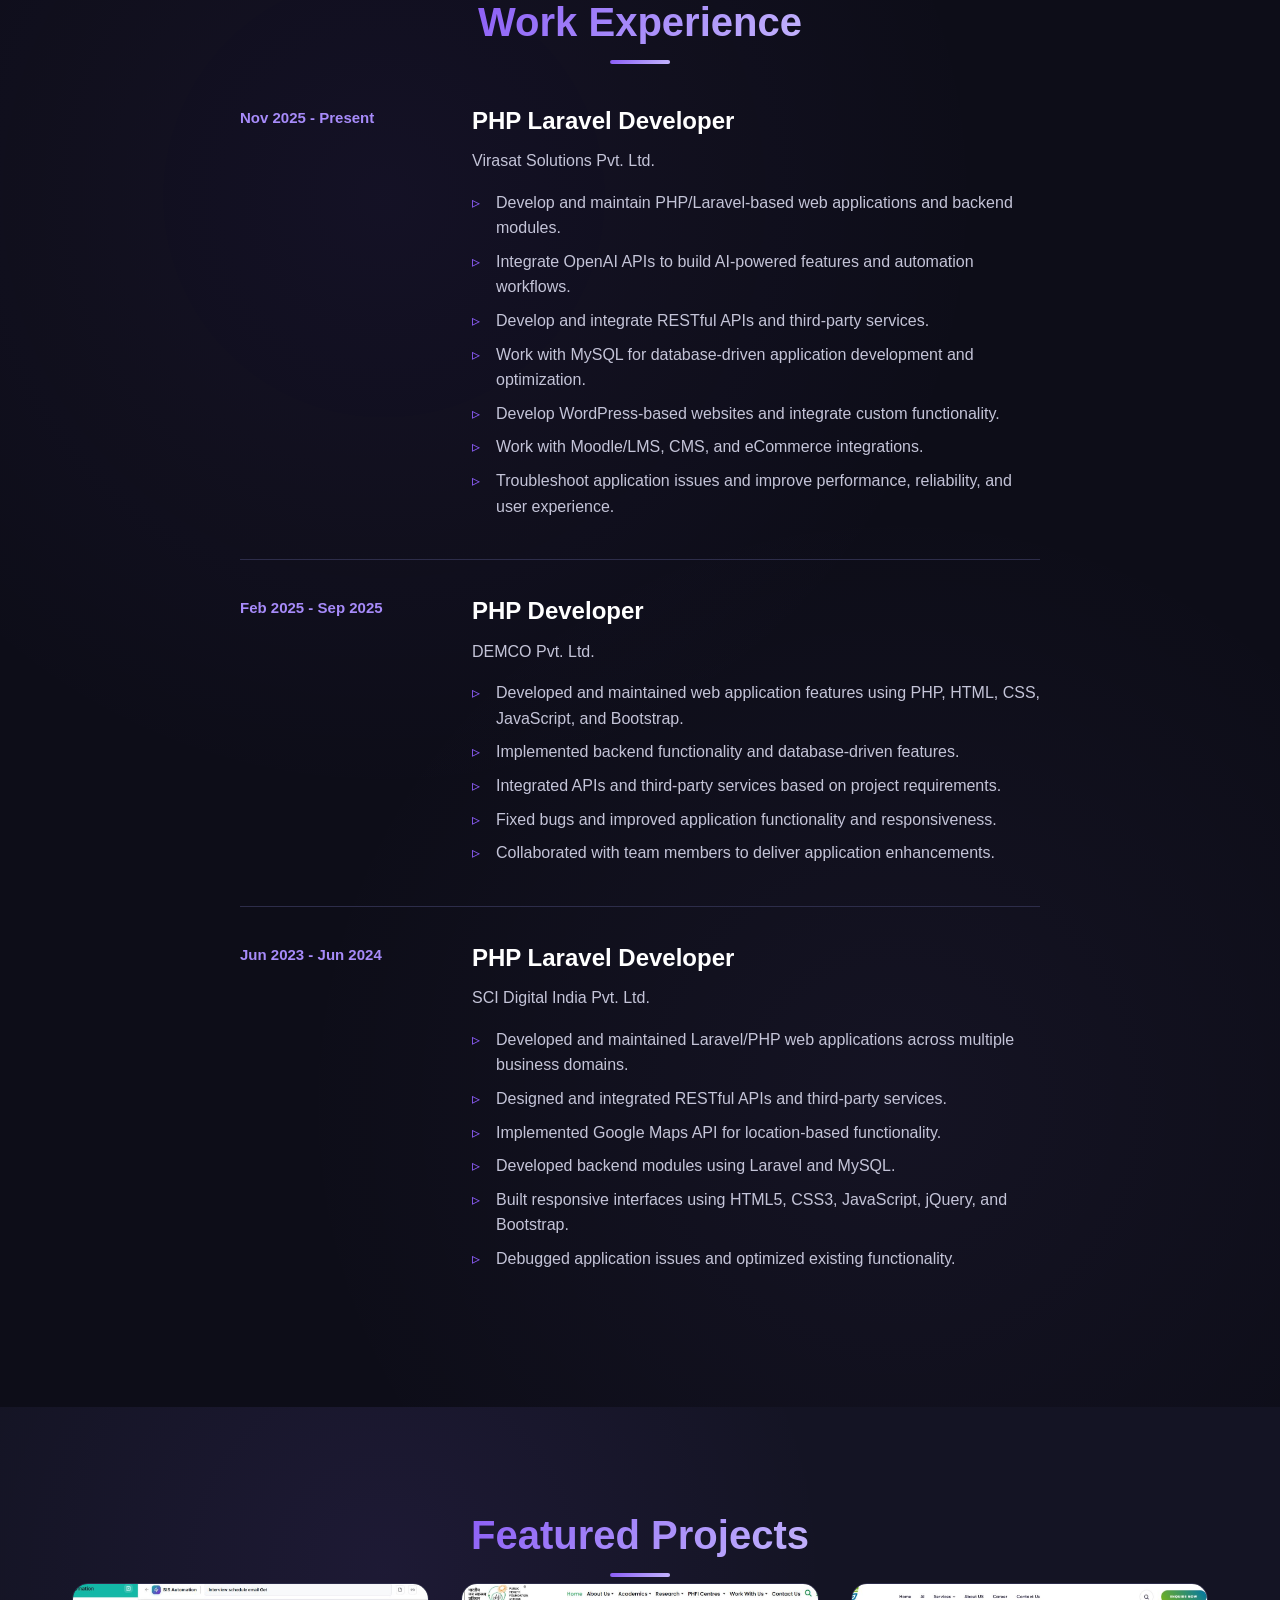
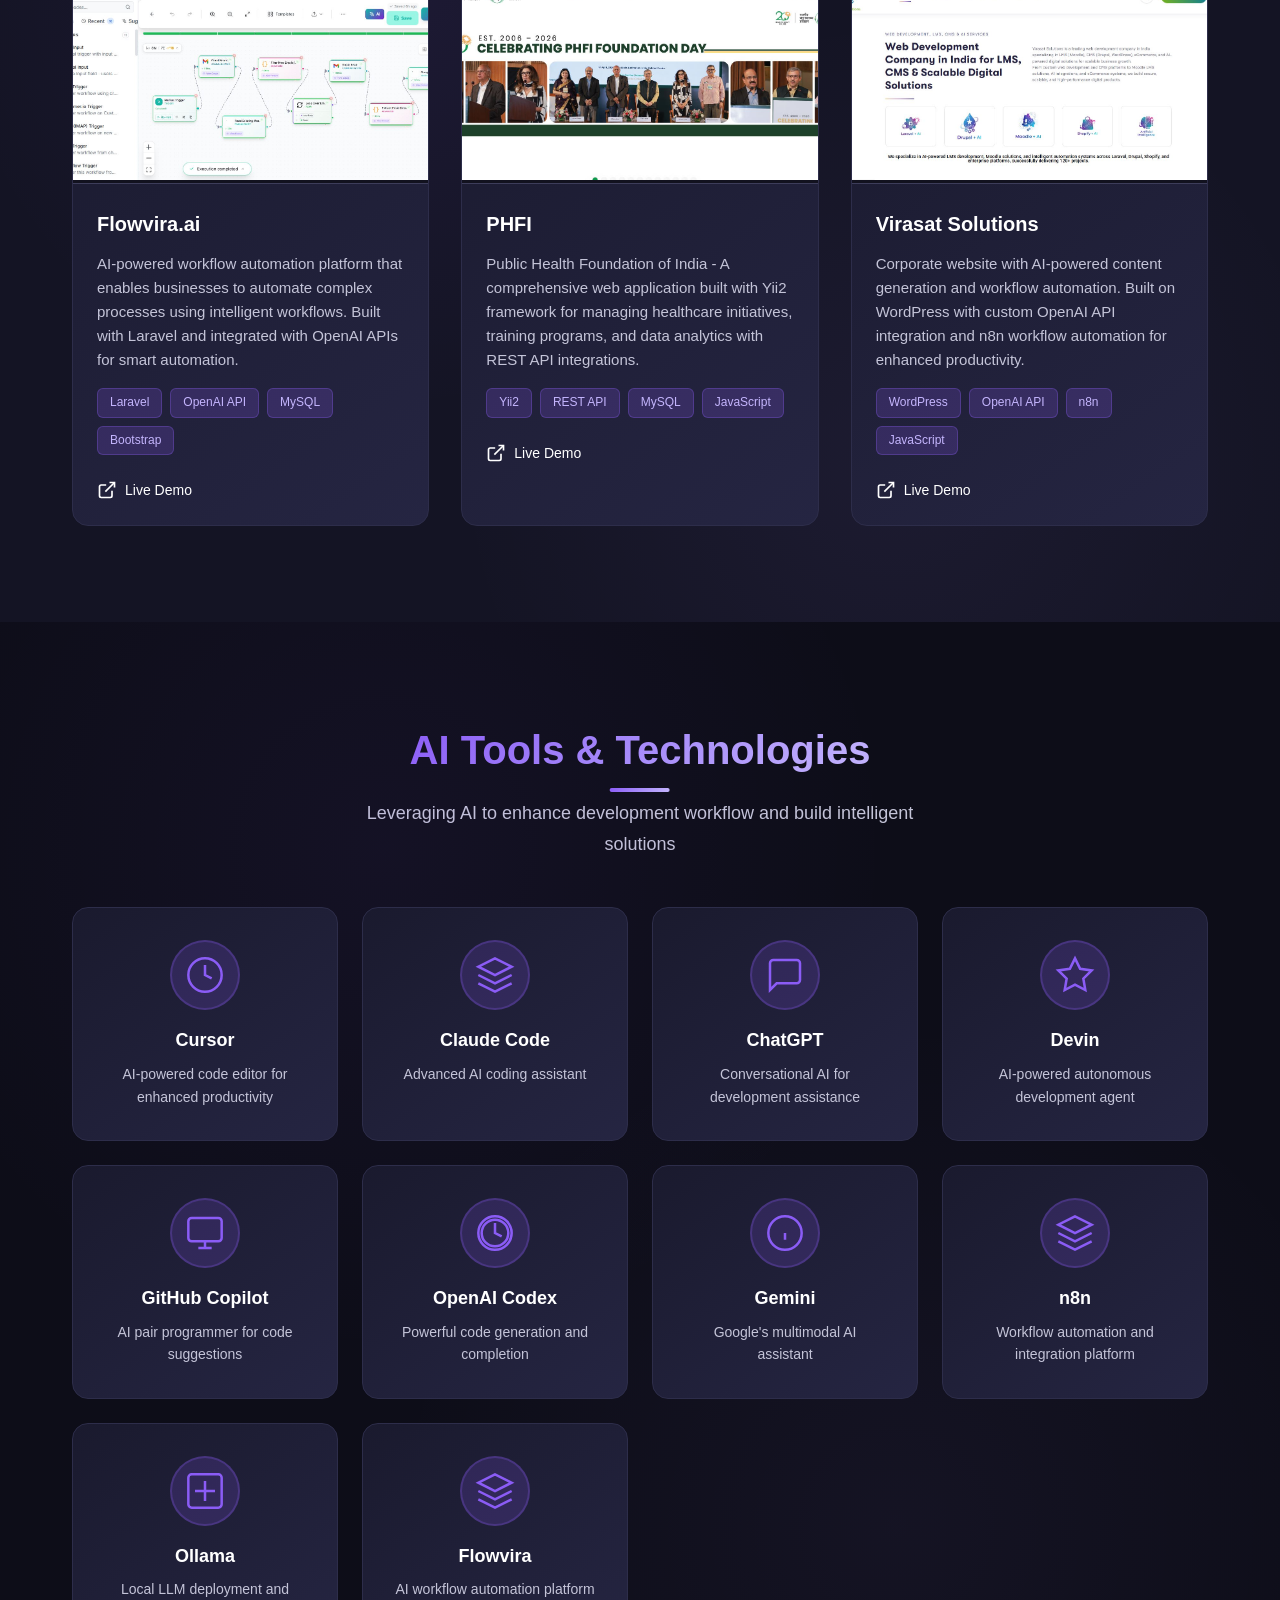
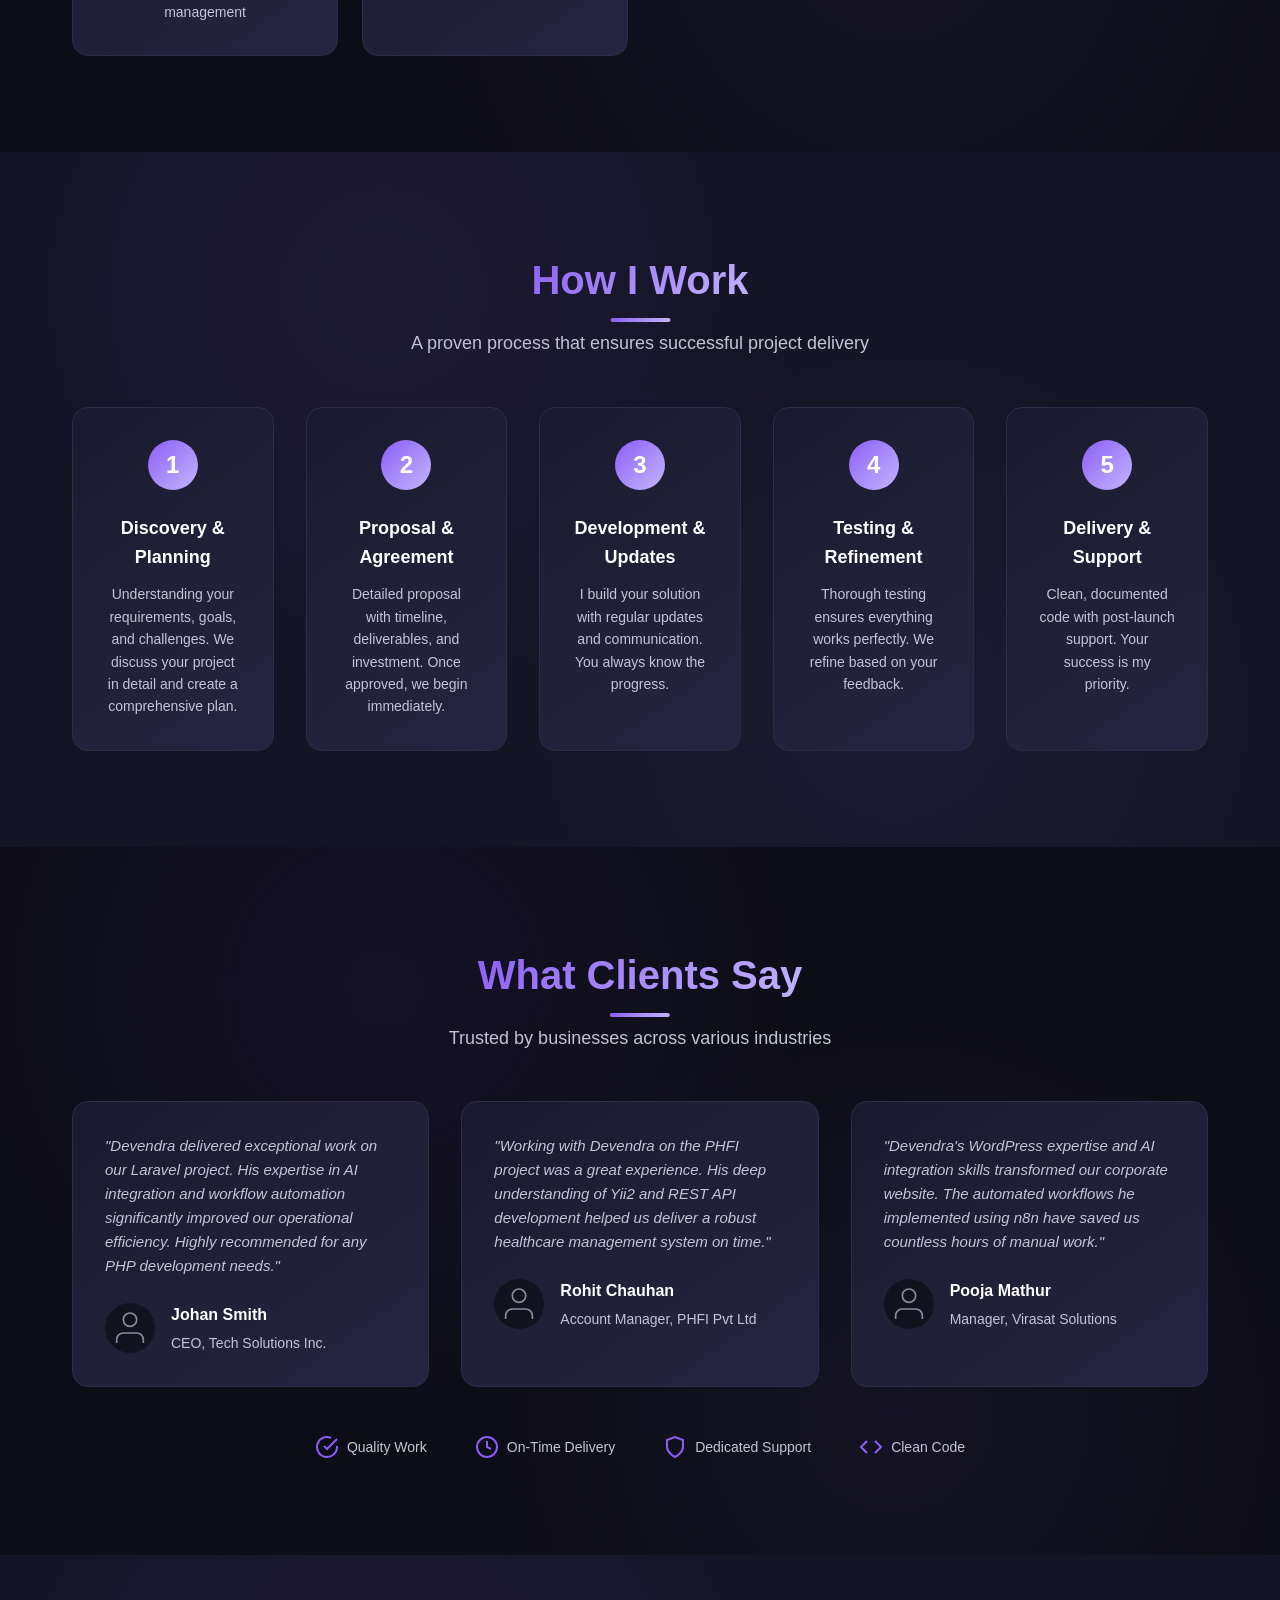
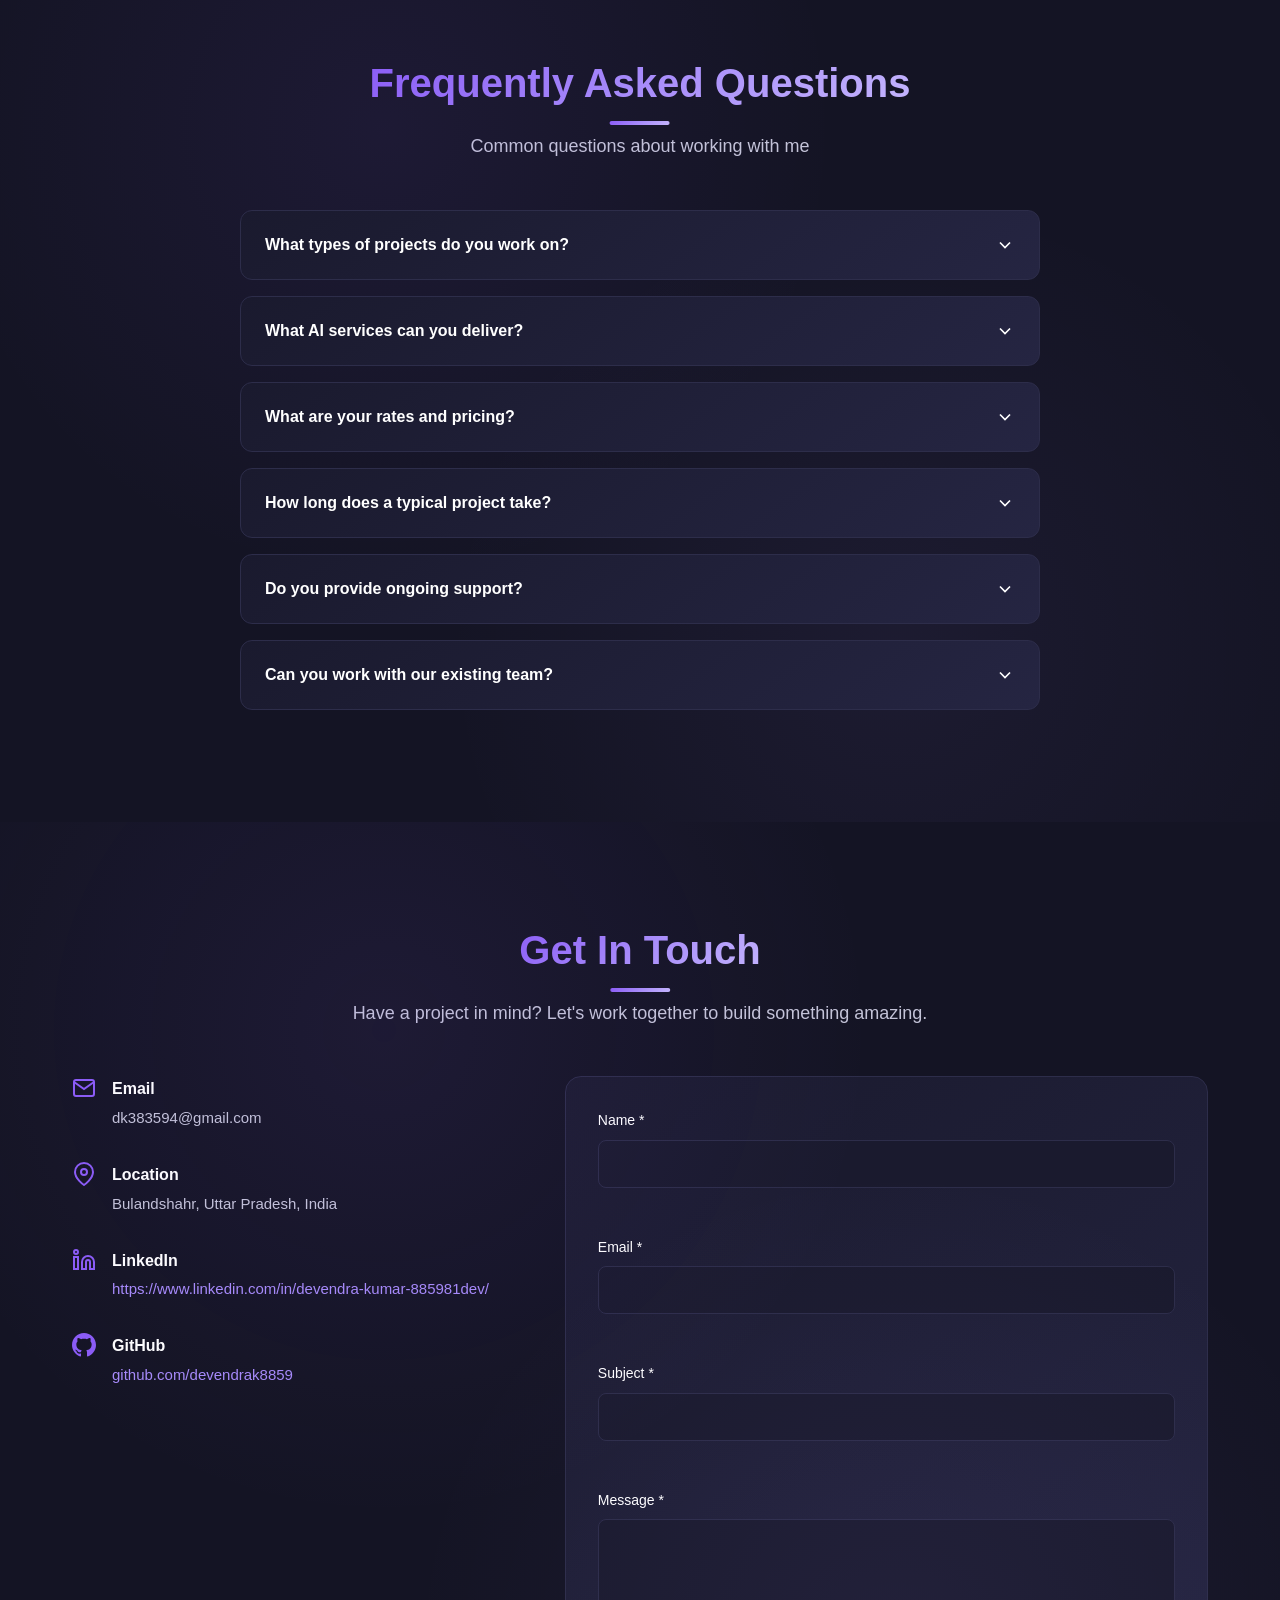
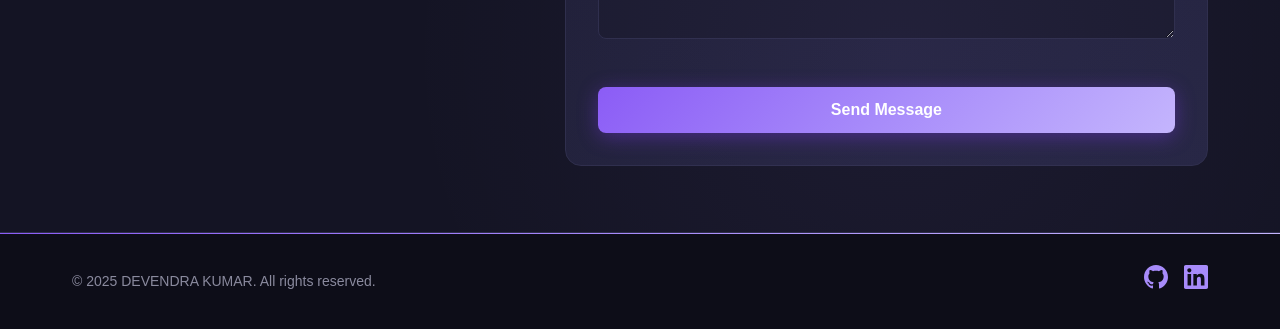
<file: index-formatted.html>
<!DOCTYPE html>
<html lang="en">
<head>
<meta charset="UTF-8">
<meta name="viewport" content="width=device-width, initial-scale=1.0">
<meta name="description" content="Professional PHP Laravel Developer portfolio with 2.5+ years of experience. Specializing in Laravel, Yii2, REST APIs, and AI-powered solutions.">
<meta name="keywords" content="PHP Developer, Laravel Developer, Yii2, REST API, Web Developer, AI Integration, n8n, OpenAI">
<meta name="author" content="DEVENDRA KUMAR">
<meta name="robots" content="index, follow">
<meta property="og:type" content="website">
<meta property="og:title" content="DEVENDRA KUMAR - PHP Laravel Developer">
<meta property="og:description" content="Professional PHP Laravel Developer with 2.5+ years of experience. Building modern web applications and AI-powered solutions.">
<meta property="og:image" content="assets/dev-image.jpg">
<meta name="twitter:card" content="summary_large_image">
<meta name="twitter:title" content="DEVENDRA KUMAR - PHP Laravel Developer">
<meta name="twitter:description" content="Professional PHP Laravel Developer with 2.5+ years of experience. Building modern web applications and AI-powered solutions.">
<title>DEVENDRA KUMAR - PHP Laravel Developer Portfolio</title>
<link rel="icon" href="favicon.ico" sizes="any">
<link rel="icon" href="favicon.svg" type="image/svg+xml">
<link rel="stylesheet" href="css/style.css">
</head>
<body>
<nav class="navbar" id="navbar">
<div class="container">
<a href="#hero" class="logo">DEVENDRA KUMAR</a>
<button class="mobile-menu-btn" id="mobileMenuBtn" aria-label="Toggle menu">
<span>
</span>
<span>
</span>
<span>
</span>
</button>
<button class="theme-toggle" id="themeToggle" aria-label="Toggle dark/light mode">
<svg class="moon-icon" viewBox="0 0 24 24" fill="none" stroke="currentColor" stroke-width="2">
<path d="M21 12.79A9 9 0 1 1 11.21 3 7 7 0 0 0 21 12.79z">
</path>
</svg>
<svg class="sun-icon" viewBox="0 0 24 24" fill="none" stroke="currentColor" stroke-width="2">
<circle cx="12" cy="12" r="5">
</circle>
<line x1="12" y1="1" x2="12" y2="3">
</line>
<line x1="12" y1="21" x2="12" y2="23">
</line>
<line x1="4.22" y1="4.22" x2="5.64" y2="5.64">
</line>
<line x1="18.36" y1="18.36" x2="19.78" y2="19.78">
</line>
<line x1="1" y1="12" x2="3" y2="12">
</line>
<line x1="21" y1="12" x2="23" y2="12">
</line>
<line x1="4.22" y1="19.78" x2="5.64" y2="18.36">
</line>
<line x1="18.36" y1="5.64" x2="19.78" y2="4.22">
</line>
</svg>
</button>
<ul class="nav-links" id="navLinks">
<li>
<a href="#about" class="nav-link">About</a>
</li>
<li>
<a href="#services" class="nav-link">Services</a>
</li>
<li>
<a href="#skills" class="nav-link">Skills</a>
</li>
<li>
<a href="#experience" class="nav-link">Experience</a>
</li>
<li>
<a href="#projects" class="nav-link">Projects</a>
</li>
<li>
<a href="#ai-tools" class="nav-link">AI Tools</a>
</li>
<li>
<a href="#testimonials" class="nav-link">Testimonials</a>
</li>
<li>
<a href="#faq" class="nav-link">FAQ</a>
</li>
<li>
<a href="#contact" class="nav-link">Contact</a>
</li>
</ul>
</div>
</nav>
<section id="hero" class="hero">
<div class="container">
<div class="hero-content">
<div class="hero-text">
<div class="hero-availability">
<span class="availability-dot">
</span>
<span class="availability-text">Available for Projects • Open to Remote Work</span>
</div>
<p class="hero-subtitle">PHP Laravel Developer</p>
<h1 class="hero-title">Hello, I'm <span class="gradient-text">DEVENDRA KUMAR</span>
</h1>
<p class="hero-tech-stack"> PHP • Laravel • Yii2 • MySQL • JavaScript • Bootstrap • REST APIs • WordPress • Git • OpenAI API • n8n </p>
<p class="hero-description"> Building modern, scalable web applications with PHP, Laravel, and AI-powered solutions. 2.5+ years of experience crafting clean code and innovative solutions. </p>
<div class="hero-buttons">
<a href="#contact" class="btn btn-primary">Contact Me</a>
<a href="#projects" class="btn btn-secondary">View My Work</a>
</div>
</div>
<div class="hero-image">
<div class="profile-photo-wrapper">
<img src="assets/dev-image.jpg" alt="DEVENDRA KUMAR - PHP Laravel Developer" class="profile-photo">
</div>
</div>
</div>
</div>
<div class="scroll-indicator">
<span class="scroll-text">Scroll Down</span>
<div class="scroll-arrow">
</div>
</div>
</section>
<section id="about" class="section">
<div class="container">
<h2 class="section-title">About Me</h2>
<div class="about-content">
<div class="about-text">
<p> I'm a passionate PHP Laravel Developer with over 2.5 years of experience in building robust, scalable web applications. My expertise spans across backend development with Laravel and Yii2, REST API design, database optimization, and integrating AI-powered solutions into web applications. </p>
<p> I specialize in creating clean, maintainable code and have extensive experience working with WordPress, MySQL, PostgreSQL, and modern JavaScript frameworks. I'm also experienced in workflow automation using n8n and Flowvira, and integrating OpenAI APIs to enhance application functionality. </p>
<p> My technical journey includes working with Redis for caching, Kafka for message queuing, WebSocket for real-time communication, and implementing database optimization strategies. I'm passionate about leveraging AI technologies to build intelligent solutions that solve real business problems. </p>
<p> When I'm not coding, I enjoy exploring new technologies, contributing to open-source projects, and staying updated with the latest trends in web development and AI integration. </p>
<div class="about-stats">
<div class="stat-item">
<span class="stat-number">2.5+</span>
<span class="stat-label">Years Experience</span>
</div>
<div class="stat-item">
<span class="stat-number">10+</span>
<span class="stat-label">Projects Completed</span>
</div>
<div class="stat-item">
<span class="stat-number">25+</span>
<span class="stat-label">Happy Clients</span>
</div>
</div>
</div>
</div>
</div>
</section>
<section id="services" class="section section-alt">
<div class="container">
<h2 class="section-title">Services I Offer</h2>
<p class="section-subtitle">Professional web development and AI-powered solutions tailored to your business needs</p>
<div class="services-grid">
<div class="service-card">
<div class="service-icon">
<svg width="40" height="40" viewBox="0 0 24 24" fill="none" stroke="currentColor" stroke-width="1.5">
<path d="M12 2L2 7l10 5 10-5-10-5z">
</path>
<path d="M2 17l10 5 10-5">
</path>
<path d="M2 12l10 5 10-5">
</path>
</svg>
</div>
<h3 class="service-title">Laravel Development</h3>
<p class="service-description"> Custom Laravel applications, RESTful APIs, and enterprise-grade backend solutions with clean architecture. </p>
<ul class="service-features">
<li>Custom Application Development</li>
<li>REST API Design & Integration</li>
<li>Database Optimization</li>
<li>Package Development</li>
</ul>
</div>
<div class="service-card">
<div class="service-icon">
<svg width="40" height="40" viewBox="0 0 24 24" fill="none" stroke="currentColor" stroke-width="1.5">
<rect x="2" y="3" width="20" height="14" rx="2" ry="2">
</rect>
<line x1="8" y1="21" x2="16" y2="21">
</line>
<line x1="12" y1="17" x2="12" y2="21">
</line>
</svg>
</div>
<h3 class="service-title">Yii2 Development</h3>
<p class="service-description"> Robust Yii2 applications with MVC architecture, REST APIs, and performance optimization. </p>
<ul class="service-features">
<li>Custom Module Development</li>
<li>REST API Implementation</li>
<li>Performance Tuning</li>
<li>Migration & Upgrades</li>
</ul>
</div>
<div class="service-card">
<div class="service-icon">
<svg width="40" height="40" viewBox="0 0 24 24" fill="none" stroke="currentColor" stroke-width="1.5">
<path d="M12 2L2 7l10 5 10-5-10-5z">
</path>
<path d="M2 17l10 5 10-5">
</path>
<path d="M2 12l10 5 10-5">
</path>
</svg>
</div>
<h3 class="service-title">WordPress Development</h3>
<p class="service-description"> Custom WordPress themes, plugins, and solutions tailored to your specific requirements. </p>
<ul class="service-features">
<li>Custom Theme Development</li>
<li>Plugin Development</li>
<li>WooCommerce Integration</li>
<li>Performance Optimization</li>
</ul>
</div>
<div class="service-card">
<div class="service-icon">
<svg width="40" height="40" viewBox="0 0 24 24" fill="none" stroke="currentColor" stroke-width="1.5">
<circle cx="12" cy="12" r="10">
</circle>
<path d="M12 16v-4">
</path>
<path d="M12 8h.01">
</path>
</svg>
</div>
<h3 class="service-title">AI Integration</h3>
<p class="service-description"> Integrate OpenAI APIs and AI-powered features into your web applications for enhanced functionality. </p>
<ul class="service-features">
<li>OpenAI API Integration</li>
<li>Chatbot Development</li>
<li>Content Generation</li>
<li>AI-Powered Features</li>
</ul>
</div>
<div class="service-card">
<div class="service-icon">
<svg width="40" height="40" viewBox="0 0 24 24" fill="none" stroke="currentColor" stroke-width="1.5">
<polyline points="16 18 22 12 16 6">
</polyline>
<polyline points="8 6 2 12 8 18">
</polyline>
</svg>
</div>
<h3 class="service-title">Workflow Automation</h3>
<p class="service-description"> Automate business processes using n8n workflows and custom integrations for efficiency. </p>
<ul class="service-features">
<li>n8n Workflow Design</li>
<li>API Integrations</li>
<li>Process Automation</li>
<li>Custom Solutions</li>
</ul>
</div>
<div class="service-card">
<div class="service-icon">
<svg width="40" height="40" viewBox="0 0 24 24" fill="none" stroke="currentColor" stroke-width="1.5">
<path d="M21 15a2 2 0 0 1-2 2H7l-4 4V5a2 2 0 0 1 2-2h14a2 2 0 0 1 2 2z">
</path>
</svg>
</div>
<h3 class="service-title">API Development</h3>
<p class="service-description"> Design and develop robust REST APIs with proper documentation, authentication, and security. </p>
<ul class="service-features">
<li>REST API Design</li>
<li>Authentication & Security</li>
<li>API Documentation</li>
<li>Third-party Integration</li>
</ul>
</div>
</div>
</div>
</section>
<section id="results" class="section">
<div class="container">
<h2 class="section-title">Proven Results</h2>
<p class="section-subtitle">Real impact delivered to clients across various industries</p>
<div class="results-grid">
<div class="result-item">
<span class="result-number">10+</span>
<span class="result-label">Projects Completed</span>
</div>
<div class="result-item">
<span class="result-number">25+</span>
<span class="result-label">Happy Clients</span>
</div>
<div class="result-item">
<span class="result-number">2.5+</span>
<span class="result-label">Years Experience</span>
</div>
<div class="result-item">
<span class="result-number">100%</span>
<span class="result-label">Client Satisfaction</span>
</div>
<div class="result-item">
<span class="result-number">20+</span>
<span class="result-label">Automations Built</span>
</div>
</div>
</div>
</section>
<section id="skills" class="section section-alt">
<div class="container">
<h2 class="section-title">Technical Skills</h2>
<div class="skills-grid">
<div class="skill-category">
<h3 class="skill-category-title">Backend</h3>
<div class="skill-tags">
<span class="skill-tag">PHP</span>
<span class="skill-tag">Laravel</span>
<span class="skill-tag">Yii2</span>
<span class="skill-tag">Python</span>
<span class="skill-tag">REST APIs</span>
<span class="skill-tag">MySQL</span>
<span class="skill-tag">PostgreSQL</span>
</div>
</div>
<div class="skill-category">
<h3 class="skill-category-title">Frontend</h3>
<div class="skill-tags">
<span class="skill-tag">JavaScript</span>
<span class="skill-tag">Bootstrap 4 & 5</span>
<span class="skill-tag">HTML5</span>
<span class="skill-tag">CSS3</span>
</div>
</div>
<div class="skill-category">
<h3 class="skill-category-title">Database Optimization</h3>
<div class="skill-tags">
<span class="skill-tag">Redis</span>
<span class="skill-tag">Kafka</span>
<span class="skill-tag">DB Optimize & Indexing</span>
<span class="skill-tag">WebSocket</span>
</div>
</div>
<div class="skill-category">
<h3 class="skill-category-title">CMS & LMS</h3>
<div class="skill-tags">
<span class="skill-tag">WordPress</span>
<span class="skill-tag">Moodle</span>
<span class="skill-tag">Content Management</span>
</div>
</div>
<div class="skill-category">
<h3 class="skill-category-title">Tools & DevOps</h3>
<div class="skill-tags">
<span class="skill-tag">GitHub</span>
<span class="skill-tag">Git</span>
<span class="skill-tag">Docker</span>
<span class="skill-tag">CI/CD</span>
<span class="skill-tag">AWS</span>
</div>
</div>
<div class="skill-category">
<h3 class="skill-category-title">AI & Automation</h3>
<div class="skill-tags">
<span class="skill-tag">OpenAI API</span>
<span class="skill-tag">n8n Workflows</span>
<span class="skill-tag">Flowvira Workflows</span>
<span class="skill-tag">AI Integration</span>
</div>
</div>
</div>
</div>
</section>
<section id="experience" class="section">
<div class="container">
<h2 class="section-title">Work Experience</h2>
<div class="experience-timeline">
<div class="experience-item">
<div class="experience-date">Nov 2025 - Present</div>
<div class="experience-content">
<h3 class="experience-title">PHP Laravel Developer</h3>
<p class="experience-company">Virasat Solutions Pvt. Ltd.</p>
<ul class="experience-responsibilities">
<li>Develop and maintain PHP/Laravel-based web applications and backend modules.</li>
<li>Integrate OpenAI APIs to build AI-powered features and automation workflows.</li>
<li>Develop and integrate RESTful APIs and third-party services.</li>
<li>Work with MySQL for database-driven application development and optimization.</li>
<li>Develop WordPress-based websites and integrate custom functionality.</li>
<li>Work with Moodle/LMS, CMS, and eCommerce integrations.</li>
<li>Troubleshoot application issues and improve performance, reliability, and user experience.</li>
</ul>
</div>
</div>
<div class="experience-item">
<div class="experience-date">Feb 2025 - Sep 2025</div>
<div class="experience-content">
<h3 class="experience-title">PHP Developer</h3>
<p class="experience-company">DEMCO Pvt. Ltd.</p>
<ul class="experience-responsibilities">
<li>Developed and maintained web application features using PHP, HTML, CSS, JavaScript, and Bootstrap.</li>
<li>Implemented backend functionality and database-driven features.</li>
<li>Integrated APIs and third-party services based on project requirements.</li>
<li>Fixed bugs and improved application functionality and responsiveness.</li>
<li>Collaborated with team members to deliver application enhancements.</li>
</ul>
</div>
</div>
<div class="experience-item">
<div class="experience-date">Jun 2023 - Jun 2024</div>
<div class="experience-content">
<h3 class="experience-title">PHP Laravel Developer</h3>
<p class="experience-company">SCI Digital India Pvt. Ltd.</p>
<ul class="experience-responsibilities">
<li>Developed and maintained Laravel/PHP web applications across multiple business domains.</li>
<li>Designed and integrated RESTful APIs and third-party services.</li>
<li>Implemented Google Maps API for location-based functionality.</li>
<li>Developed backend modules using Laravel and MySQL.</li>
<li>Built responsive interfaces using HTML5, CSS3, JavaScript, jQuery, and Bootstrap.</li>
<li>Debugged application issues and optimized existing functionality.</li>
</ul>
</div>
</div>
</div>
</div>
</section>
<section id="projects" class="section section-alt">
<div class="container">
<h2 class="section-title">Featured Projects</h2>
<div class="projects-grid">
<div class="project-card">
<div class="project-image">
<div class="project-placeholder">
<img src="assets/flowvira.jpg" alt="Flowvira AI Automation Solutions" width="auto" height="200">
</div>
</div>
<div class="project-content">
<h3 class="project-title">Flowvira.ai</h3>
<p class="project-description"> AI-powered workflow automation platform that enables businesses to automate complex processes using intelligent workflows. Built with Laravel and integrated with OpenAI APIs for smart automation. </p>
<div class="project-tech">
<span class="tech-tag">Laravel</span>
<span class="tech-tag">OpenAI API</span>
<span class="tech-tag">MySQL</span>
<span class="tech-tag">Bootstrap</span>
</div>
<div class="project-links">
<a href="https://flowvira.ai" class="project-link" target="_blank" rel="noopener noreferrer">
<svg width="20" height="20" viewBox="0 0 24 24" fill="none" stroke="currentColor" stroke-width="2">
<path d="M18 13v6a2 2 0 0 1-2 2H5a2 2 0 0 1-2-2V8a2 2 0 0 1 2-2h6">
</path>
<polyline points="15 3 21 3 21 9">
</polyline>
<line x1="10" y1="14" x2="21" y2="3">
</line>
</svg> Live Demo </a>
</div>
</div>
</div>
<div class="project-card">
<div class="project-image">
<div class="project-placeholder">
<img src="assets/phfi.jpg" alt="PHFI" width="auto" height="200">
</div>
</div>
<div class="project-content">
<h3 class="project-title">PHFI</h3>
<p class="project-description"> Public Health Foundation of India - A comprehensive web application built with Yii2 framework for managing healthcare initiatives, training programs, and data analytics with REST API integrations. </p>
<div class="project-tech">
<span class="tech-tag">Yii2</span>
<span class="tech-tag">REST API</span>
<span class="tech-tag">MySQL</span>
<span class="tech-tag">JavaScript</span>
</div>
<div class="project-links">
<a href="https://phfi.org/" class="project-link" target="_blank" rel="noopener noreferrer">
<svg width="20" height="20" viewBox="0 0 24 24" fill="none" stroke="currentColor" stroke-width="2">
<path d="M18 13v6a2 2 0 0 1-2 2H5a2 2 0 0 1-2-2V8a2 2 0 0 1 2-2h6">
</path>
<polyline points="15 3 21 3 21 9">
</polyline>
<line x1="10" y1="14" x2="21" y2="3">
</line>
</svg> Live Demo </a>
</div>
</div>
</div>
<div class="project-card">
<div class="project-image">
<div class="project-placeholder">
<img src="assets/virasat1.jpg" alt="Virasat Solutions" width="auto" height="200">
</div>
</div>
<div class="project-content">
<h3 class="project-title">Virasat Solutions</h3>
<p class="project-description"> Corporate website with AI-powered content generation and workflow automation. Built on WordPress with custom OpenAI API integration and n8n workflow automation for enhanced productivity. </p>
<div class="project-tech">
<span class="tech-tag">WordPress</span>
<span class="tech-tag">OpenAI API</span>
<span class="tech-tag">n8n</span>
<span class="tech-tag">JavaScript</span>
</div>
<div class="project-links">
<a href="https://virasatsolutions.com/" class="project-link" target="_blank" rel="noopener noreferrer">
<svg width="20" height="20" viewBox="0 0 24 24" fill="none" stroke="currentColor" stroke-width="2">
<path d="M18 13v6a2 2 0 0 1-2 2H5a2 2 0 0 1-2-2V8a2 2 0 0 1 2-2h6">
</path>
<polyline points="15 3 21 3 21 9">
</polyline>
<line x1="10" y1="14" x2="21" y2="3">
</line>
</svg> Live Demo </a>
</div>
</div>
</div>
</div>
</div>
</section>
<section id="ai-tools" class="section">
<div class="container">
<h2 class="section-title">AI Tools & Technologies</h2>
<p class="section-subtitle">Leveraging AI to enhance development workflow and build intelligent solutions</p>
<div class="ai-tools-grid">
<div class="ai-tool-card">
<div class="ai-tool-icon">
<svg width="40" height="40" viewBox="0 0 24 24" fill="none" stroke="currentColor" stroke-width="1.5">
<circle cx="12" cy="12" r="10">
</circle>
<path d="M12 6v6l4 2">
</path>
</svg>
</div>
<h3 class="ai-tool-name">Cursor</h3>
<p class="ai-tool-description">AI-powered code editor for enhanced productivity</p>
</div>
<div class="ai-tool-card">
<div class="ai-tool-icon">
<svg width="40" height="40" viewBox="0 0 24 24" fill="none" stroke="currentColor" stroke-width="1.5">
<path d="M12 2L2 7l10 5 10-5-10-5z">
</path>
<path d="M2 17l10 5 10-5">
</path>
<path d="M2 12l10 5 10-5">
</path>
</svg>
</div>
<h3 class="ai-tool-name">Claude Code</h3>
<p class="ai-tool-description">Advanced AI coding assistant</p>
</div>
<div class="ai-tool-card">
<div class="ai-tool-icon">
<svg width="40" height="40" viewBox="0 0 24 24" fill="none" stroke="currentColor" stroke-width="1.5">
<path d="M21 15a2 2 0 0 1-2 2H7l-4 4V5a2 2 0 0 1 2-2h14a2 2 0 0 1 2 2z">
</path>
</svg>
</div>
<h3 class="ai-tool-name">ChatGPT</h3>
<p class="ai-tool-description">Conversational AI for development assistance</p>
</div>
<div class="ai-tool-card">
<div class="ai-tool-icon">
<svg width="40" height="40" viewBox="0 0 24 24" fill="none" stroke="currentColor" stroke-width="1.5">
<polygon points="12 2 15.09 8.26 22 9.27 17 14.14 18.18 21.02 12 17.77 5.82 21.02 7 14.14 2 9.27 8.91 8.26 12 2">
</polygon>
</svg>
</div>
<h3 class="ai-tool-name">Devin</h3>
<p class="ai-tool-description">AI-powered autonomous development agent</p>
</div>
<div class="ai-tool-card">
<div class="ai-tool-icon">
<svg width="40" height="40" viewBox="0 0 24 24" fill="none" stroke="currentColor" stroke-width="1.5">
<rect x="2" y="3" width="20" height="14" rx="2" ry="2">
</rect>
<line x1="8" y1="21" x2="16" y2="21">
</line>
<line x1="12" y1="17" x2="12" y2="21">
</line>
</svg>
</div>
<h3 class="ai-tool-name">GitHub Copilot</h3>
<p class="ai-tool-description">AI pair programmer for code suggestions</p>
</div>
<div class="ai-tool-card">
<div class="ai-tool-icon">
<svg width="40" height="40" viewBox="0 0 24 24" fill="none" stroke="currentColor" stroke-width="1.5">
<path d="M12 2a10 10 0 1 0 10 10A10 10 0 0 0 12 2zm0 18a8 8 0 1 1 8-8 8 8 0 0 1-8 8z">
</path>
<path d="M12 6v6l4 2">
</path>
</svg>
</div>
<h3 class="ai-tool-name">OpenAI Codex</h3>
<p class="ai-tool-description">Powerful code generation and completion</p>
</div>
<div class="ai-tool-card">
<div class="ai-tool-icon">
<svg width="40" height="40" viewBox="0 0 24 24" fill="none" stroke="currentColor" stroke-width="1.5">
<circle cx="12" cy="12" r="10">
</circle>
<path d="M12 16v-4">
</path>
<path d="M12 8h.01">
</path>
</svg>
</div>
<h3 class="ai-tool-name">Gemini</h3>
<p class="ai-tool-description">Google's multimodal AI assistant</p>
</div>
<div class="ai-tool-card">
<div class="ai-tool-icon">
<svg width="40" height="40" viewBox="0 0 24 24" fill="none" stroke="currentColor" stroke-width="1.5">
<path d="M12 2L2 7l10 5 10-5-10-5z">
</path>
<path d="M2 17l10 5 10-5">
</path>
<path d="M2 12l10 5 10-5">
</path>
</svg>
</div>
<h3 class="ai-tool-name">n8n</h3>
<p class="ai-tool-description">Workflow automation and integration platform</p>
</div>
<div class="ai-tool-card">
<div class="ai-tool-icon">
<svg width="40" height="40" viewBox="0 0 24 24" fill="none" stroke="currentColor" stroke-width="1.5">
<rect x="2" y="2" width="20" height="20" rx="2">
</rect>
<path d="M12 6v12">
</path>
<path d="M6 12h12">
</path>
</svg>
</div>
<h3 class="ai-tool-name">Ollama</h3>
<p class="ai-tool-description">Local LLM deployment and management</p>
</div>
<div class="ai-tool-card">
<div class="ai-tool-icon">
<svg width="40" height="40" viewBox="0 0 24 24" fill="none" stroke="currentColor" stroke-width="1.5">
<path d="M12 2L2 7l10 5 10-5-10-5z">
</path>
<path d="M2 17l10 5 10-5">
</path>
<path d="M2 12l10 5 10-5">
</path>
</svg>
</div>
<h3 class="ai-tool-name">Flowvira</h3>
<p class="ai-tool-description">AI workflow automation platform</p>
</div>
</div>
</div>
</section>
<section id="how-i-work" class="section section-alt">
<div class="container">
<h2 class="section-title">How I Work</h2>
<p class="section-subtitle">A proven process that ensures successful project delivery</p>
<div class="process-steps">
<div class="process-step">
<div class="step-number">1</div>
<h3 class="step-title">Discovery & Planning</h3>
<p class="step-description"> Understanding your requirements, goals, and challenges. We discuss your project in detail and create a comprehensive plan. </p>
</div>
<div class="process-step">
<div class="step-number">2</div>
<h3 class="step-title">Proposal & Agreement</h3>
<p class="step-description"> Detailed proposal with timeline, deliverables, and investment. Once approved, we begin immediately. </p>
</div>
<div class="process-step">
<div class="step-number">3</div>
<h3 class="step-title">Development & Updates</h3>
<p class="step-description"> I build your solution with regular updates and communication. You always know the progress. </p>
</div>
<div class="process-step">
<div class="step-number">4</div>
<h3 class="step-title">Testing & Refinement</h3>
<p class="step-description"> Thorough testing ensures everything works perfectly. We refine based on your feedback. </p>
</div>
<div class="process-step">
<div class="step-number">5</div>
<h3 class="step-title">Delivery & Support</h3>
<p class="step-description"> Clean, documented code with post-launch support. Your success is my priority. </p>
</div>
</div>
</div>
</section>
<section id="testimonials" class="section">
<div class="container">
<h2 class="section-title">What Clients Say</h2>
<p class="section-subtitle">Trusted by businesses across various industries</p>
<div class="testimonials-grid">
<div class="testimonial-card">
<div class="testimonial-content">
<p class="testimonial-text"> "Devendra delivered exceptional work on our Laravel project. His expertise in AI integration and workflow automation significantly improved our operational efficiency. Highly recommended for any PHP development needs." </p>
</div>
<div class="testimonial-author">
<div class="author-avatar">
<svg width="40" height="40" viewBox="0 0 24 24" fill="none" stroke="currentColor" stroke-width="1">
<path d="M20 21v-2a4 4 0 0 0-4-4H8a4 4 0 0 0-4 4v2">
</path>
<circle cx="12" cy="7" r="4">
</circle>
</svg>
</div>
<div class="author-info">
<h4 class="author-name">Johan Smith</h4>
<p class="author-role">CEO, Tech Solutions Inc.</p>
</div>
</div>
</div>
<div class="testimonial-card">
<div class="testimonial-content">
<p class="testimonial-text"> "Working with Devendra on the PHFI project was a great experience. His deep understanding of Yii2 and REST API development helped us deliver a robust healthcare management system on time." </p>
</div>
<div class="testimonial-author">
<div class="author-avatar">
<svg width="40" height="40" viewBox="0 0 24 24" fill="none" stroke="currentColor" stroke-width="1">
<path d="M20 21v-2a4 4 0 0 0-4-4H8a4 4 0 0 0-4 4v2">
</path>
<circle cx="12" cy="7" r="4">
</circle>
</svg>
</div>
<div class="author-info">
<h4 class="author-name">Rohit Chauhan</h4>
<p class="author-role">Account Manager, PHFI Pvt Ltd</p>
</div>
</div>
</div>
<div class="testimonial-card">
<div class="testimonial-content">
<p class="testimonial-text"> "Devendra's WordPress expertise and AI integration skills transformed our corporate website. The automated workflows he implemented using n8n have saved us countless hours of manual work." </p>
</div>
<div class="testimonial-author">
<div class="author-avatar">
<svg width="40" height="40" viewBox="0 0 24 24" fill="none" stroke="currentColor" stroke-width="1">
<path d="M20 21v-2a4 4 0 0 0-4-4H8a4 4 0 0 0-4 4v2">
</path>
<circle cx="12" cy="7" r="4">
</circle>
</svg>
</div>
<div class="author-info">
<h4 class="author-name">Pooja Mathur</h4>
<p class="author-role">Manager, Virasat Solutions</p>
</div>
</div>
</div>
</div>
<div class="client-attributes">
<div class="attribute-item">
<svg width="24" height="24" viewBox="0 0 24 24" fill="none" stroke="currentColor" stroke-width="2">
<path d="M22 11.08V12a10 10 0 1 1-5.93-9.14">
</path>
<polyline points="22 4 12 14.01 9 11.01">
</polyline>
</svg>
<span>Quality Work</span>
</div>
<div class="attribute-item">
<svg width="24" height="24" viewBox="0 0 24 24" fill="none" stroke="currentColor" stroke-width="2">
<circle cx="12" cy="12" r="10">
</circle>
<polyline points="12 6 12 12 16 14">
</polyline>
</svg>
<span>On-Time Delivery</span>
</div>
<div class="attribute-item">
<svg width="24" height="24" viewBox="0 0 24 24" fill="none" stroke="currentColor" stroke-width="2">
<path d="M12 22s8-4 8-10V5l-8-3-8 3v7c0 6 8 10 8 10z">
</path>
</svg>
<span>Dedicated Support</span>
</div>
<div class="attribute-item">
<svg width="24" height="24" viewBox="0 0 24 24" fill="none" stroke="currentColor" stroke-width="2">
<polyline points="16 18 22 12 16 6">
</polyline>
<polyline points="8 6 2 12 8 18">
</polyline>
</svg>
<span>Clean Code</span>
</div>
</div>
</div>
</section>
<section id="faq" class="section section-alt">
<div class="container">
<h2 class="section-title">Frequently Asked Questions</h2>
<p class="section-subtitle">Common questions about working with me</p>
<div class="faq-list">
<div class="faq-item">
<button class="faq-question" aria-expanded="false">
<span>What types of projects do you work on?</span>
<svg class="faq-icon" width="20" height="20" viewBox="0 0 24 24" fill="none" stroke="currentColor" stroke-width="2">
<polyline points="6 9 12 15 18 9">
</polyline>
</svg>
</button>
<div class="faq-answer">
<p> I specialize in PHP Laravel development, Yii2 applications, WordPress customization, REST API development, and AI integration using OpenAI APIs. I work with clients across e-commerce, content management, automation, and enterprise sectors. </p>
</div>
</div>
<div class="faq-item">
<button class="faq-question" aria-expanded="false">
<span>What AI services can you deliver?</span>
<svg class="faq-icon" width="20" height="20" viewBox="0 0 24 24" fill="none" stroke="currentColor" stroke-width="2">
<polyline points="6 9 12 15 18 9">
</polyline>
</svg>
</button>
<div class="faq-answer">
<p> I build AI-powered features using OpenAI APIs, including chatbots, content generation, automated workflows with n8n, and intelligent integrations. I handle everything from architecture to deployment with production-grade solutions. </p>
</div>
</div>
<div class="faq-item">
<button class="faq-question" aria-expanded="false">
<span>What are your rates and pricing?</span>
<svg class="faq-icon" width="20" height="20" viewBox="0 0 24 24" fill="none" stroke="currentColor" stroke-width="2">
<polyline points="6 9 12 15 18 9">
</polyline>
</svg>
</button>
<div class="faq-answer">
<p> Pricing varies based on project scope and complexity. I offer fixed-price quotes for well-defined projects, hourly rates for ongoing work, and monthly retainer packages for long-term engagements. Contact me for a custom quote after understanding your requirements. </p>
</div>
</div>
<div class="faq-item">
<button class="faq-question" aria-expanded="false">
<span>How long does a typical project take?</span>
<svg class="faq-icon" width="20" height="20" viewBox="0 0 24 24" fill="none" stroke="currentColor" stroke-width="2">
<polyline points="6 9 12 15 18 9">
</polyline>
</svg>
</button>
<div class="faq-answer">
<p> Timeline depends on project scope: Custom Laravel applications take 2-6 weeks, WordPress sites 1-3 weeks, API integrations 1-2 weeks. I always aim for on-time delivery and provide realistic estimates during the planning phase. </p>
</div>
</div>
<div class="faq-item">
<button class="faq-question" aria-expanded="false">
<span>Do you provide ongoing support?</span>
<svg class="faq-icon" width="20" height="20" viewBox="0 0 24 24" fill="none" stroke="currentColor" stroke-width="2">
<polyline points="6 9 12 15 18 9">
</polyline>
</svg>
</button>
<div class="faq-answer">
<p> Yes! All projects include post-delivery support. I also offer monthly retainer packages for ongoing maintenance, updates, and new feature development including bug fixes, security updates, and technical assistance. </p>
</div>
</div>
<div class="faq-item">
<button class="faq-question" aria-expanded="false">
<span>Can you work with our existing team?</span>
<svg class="faq-icon" width="20" height="20" viewBox="0 0 24 24" fill="none" stroke="currentColor" stroke-width="2">
<polyline points="6 9 12 15 18 9">
</polyline>
</svg>
</button>
<div class="faq-answer">
<p> Absolutely! I'm experienced in collaborating with in-house teams, agencies, and other freelancers. I use Git for version control, follow best practices, provide clear documentation, and maintain regular communication throughout the project. </p>
</div>
</div>
</div>
</div>
</section>
<section id="contact" class="section section-alt">
<div class="container">
<h2 class="section-title">Get In Touch</h2>
<p class="section-subtitle">Have a project in mind? Let's work together to build something amazing.</p>
<div class="contact-content">
<div class="contact-info">
<div class="contact-item">
<div class="contact-icon">
<svg width="24" height="24" viewBox="0 0 24 24" fill="none" stroke="currentColor" stroke-width="2">
<path d="M4 4h16c1.1 0 2 .9 2 2v12c0 1.1-.9 2-2 2H4c-1.1 0-2-.9-2-2V6c0-1.1.9-2 2-2z">
</path>
<polyline points="22,6 12,13 2,6">
</polyline>
</svg>
</div>
<div class="contact-details">
<h4>Email</h4>
<p>dk383594@gmail.com</p>
</div>
</div>
<div class="contact-item">
<div class="contact-icon">
<svg width="24" height="24" viewBox="0 0 24 24" fill="none" stroke="currentColor" stroke-width="2">
<path d="M21 10c0 7-9 13-9 13s-9-6-9-13a9 9 0 0 1 18 0z">
</path>
<circle cx="12" cy="10" r="3">
</circle>
</svg>
</div>
<div class="contact-details">
<h4>Location</h4>
<p>Bulandshahr, Uttar Pradesh, India</p>
</div>
</div>
<div class="contact-item">
<div class="contact-icon">
<svg width="24" height="24" viewBox="0 0 24 24" fill="none" stroke="currentColor" stroke-width="2">
<path d="M16 8a6 6 0 0 1 6 6v7h-4v-7a2 2 0 0 0-2-2 2 2 0 0 0-2 2v7h-4v-7a6 6 0 0 1 6-6z">
</path>
<rect x="2" y="9" width="4" height="12">
</rect>
<circle cx="4" cy="4" r="2">
</circle>
</svg>
</div>
<div class="contact-details">
<h4>LinkedIn</h4>
<p>
<a href="https://www.linkedin.com/in/devendra-kumar-885981dev/">https://www.linkedin.com/in/devendra-kumar-885981dev/</a>
</p>
</div>
</div>
<div class="contact-item">
<div class="contact-icon">
<svg width="24" height="24" viewBox="0 0 24 24" fill="currentColor">
<path d="M12 0c-6.626 0-12 5.373-12 12 0 5.302 3.438 9.8 8.207 11.387.599.111.793-.261.793-.577v-2.234c-3.338.726-4.033-1.416-4.033-1.416-.546-1.387-1.333-1.756-1.333-1.756-1.089-.745.083-.729.083-.729 1.205.084 1.839 1.237 1.839 1.237 1.07 1.834 2.807 1.304 3.492.997.107-.775.418-1.305.762-1.604-2.665-.305-5.467-1.334-5.467-5.931 0-1.311.469-2.381 1.236-3.221-.124-.303-.535-1.524.117-3.176 0 0 1.008-.322 3.301 1.23.957-.266 1.983-.399 3.003-.404 1.02.005 2.047.138 3.006.404 2.291-1.552 3.297-1.23 3.297-1.23.653 1.653.242 2.874.118 3.176.77.84 1.235 1.911 1.235 3.221 0 4.609-2.807 5.624-5.479 5.921.43.372.823 1.102.823 2.222v3.293c0 .319.192.694.801.576 4.765-1.589 8.199-6.086 8.199-11.386 0-6.627-5.373-12-12-12z"/>
</svg>
</div>
<div class="contact-details">
<h4>GitHub</h4>
<p>
<a href="https://github.com/devendrak8859">github.com/devendrak8859</a>
</p>
</div>
</div>
</div>
<div class="contact-form-wrapper">
<form id="contactForm" class="contact-form" novalidate>
<div class="form-group">
<label for="name">Name *</label>
<input type="text" id="name" name="name" required>
<span class="error-message" id="nameError">
</span>
</div>
<div class="form-group">
<label for="email">Email *</label>
<input type="email" id="email" name="email" required>
<span class="error-message" id="emailError">
</span>
</div>
<div class="form-group">
<label for="subject">Subject *</label>
<input type="text" id="subject" name="subject" required>
<span class="error-message" id="subjectError">
</span>
</div>
<div class="form-group">
<label for="message">Message *</label>
<textarea id="message" name="message" rows="5" required>
</textarea>
<span class="error-message" id="messageError">
</span>
</div>
<button type="submit" class="btn btn-primary">Send Message</button>
<div class="form-success" id="formSuccess" style="display: none;">
<p>Thank you! Your message has been sent successfully.</p>
</div>
</form>
</div>
</div>
</div>
</section>
<footer class="footer">
<div class="container">
<div class="footer-content">
<p>&copy; 2025 DEVENDRA KUMAR. All rights reserved.</p>
<div class="social-links">
<a href="https://github.com/devendrak8859" class="social-link" target="_blank" rel="noopener noreferrer" aria-label="GitHub">
<svg width="24" height="24" viewBox="0 0 24 24" fill="currentColor">
<path d="M12 0c-6.626 0-12 5.373-12 12 0 5.302 3.438 9.8 8.207 11.387.599.111.793-.261.793-.577v-2.234c-3.338.726-4.033-1.416-4.033-1.416-.546-1.387-1.333-1.756-1.333-1.756-1.089-.745.083-.729.083-.729 1.205.084 1.839 1.237 1.839 1.237 1.07 1.834 2.807 1.304 3.492.997.107-.775.418-1.305.762-1.604-2.665-.305-5.467-1.334-5.467-5.931 0-1.311.469-2.381 1.236-3.221-.124-.303-.535-1.524.117-3.176 0 0 1.008-.322 3.301 1.23.957-.266 1.983-.399 3.003-.404 1.02.005 2.047.138 3.006.404 2.291-1.552 3.297-1.23 3.297-1.23.653 1.653.242 2.874.118 3.176.77.84 1.235 1.911 1.235 3.221 0 4.609-2.807 5.624-5.479 5.921.43.372.823 1.102.823 2.222v3.293c0 .319.192.694.801.576 4.765-1.589 8.199-6.086 8.199-11.386 0-6.627-5.373-12-12-12z"/>
</svg>
</a>
<a href="https://www.linkedin.com/in/devendra-kumar-3b9a44239/" class="social-link" target="_blank" rel="noopener noreferrer" aria-label="LinkedIn">
<svg width="24" height="24" viewBox="0 0 24 24" fill="currentColor">
<path d="M20.447 20.452h-3.554v-5.569c0-1.328-.027-3.037-1.852-3.037-1.853 0-2.136 1.445-2.136 2.939v5.667H9.351V9h3.414v1.561h.046c.477-.9 1.637-1.85 3.37-1.85 3.601 0 4.267 2.37 4.267 5.455v6.286zM5.337 7.433c-1.144 0-2.063-.926-2.063-2.065 0-1.138.92-2.063 2.063-2.063 1.14 0 2.064.925 2.064 2.063 0 1.139-.925 2.065-2.064 2.065zm1.782 13.019H3.555V9h3.564v11.452zM22.225 0H1.771C.792 0 0 .774 0 1.729v20.542C0 23.227.792 24 1.771 24h20.451C23.2 24 24 23.227 24 22.271V1.729C24 .774 23.2 0 22.222 0h.003z"/>
</svg>
</a>
</div>
</div>
</div>
</footer>
<script src="js/main.js">
</script>
</body>
</html>
</file>
<file: css/style.css>
:root{--bg-primary:#0a0a12;--bg-secondary:#12121f;--bg-tertiary:#1a1a2e;--bg-card:#252542;--bg-highlight:#2d2d4a;--section-dark:#0d0d18;--section-mid:#141424;--section-light:#1c1c30;--text-primary:#ffffff;--text-secondary:#c4c4d8;--text-muted:#8a8a9e;--text-dim:#5a5a6e;--accent-primary:#8b5cf6;--accent-secondary:#a78bfa;--accent-tertiary:#c4b5fd;--accent-glow:rgba(139,92,246,0.4);--accent-gradient:linear-gradient(135deg,#8b5cf6 0%,#a78bfa 50%,#c4b5fd 100%);--accent-hover:linear-gradient(135deg,#a78bfa 0%,#c4b5fd 50%,#ddd6fe 100%);--bg-gradient:linear-gradient(180deg,var(--bg-primary) 0%,var(--bg-secondary) 50%,var(--bg-tertiary) 100%);--card-gradient:linear-gradient(145deg,var(--bg-tertiary) 0%,var(--bg-card) 100%);--section-gradient:linear-gradient(180deg,var(--section-dark) 0%,var(--section-mid) 100%);--border-color:#3d3d5a;--border-light:#4d4d6a;--border-dim:#2d2d4a;--shadow-sm:0 2px 8px rgba(0,0,0,0.5);--shadow-md:0 4px 20px rgba(0,0,0,0.6);--shadow-lg:0 8px 40px rgba(0,0,0,0.7);--shadow-glow:0 0 40px rgba(139,92,246,0.3);--shadow-card:0 4px 24px rgba(0,0,0,0.4);--transition-fast:0.2s cubic-bezier(0.4,0,0.2,1);--transition-normal:0.3s cubic-bezier(0.4,0,0.2,1);--transition-slow:0.5s cubic-bezier(0.4,0,0.2,1);--transition-bounce:0.5s cubic-bezier(0.68,-0.55,0.265,1.55);--container-max-width:1200px;--nav-height:70px;--success:#10b981;--success-bg:rgba(16,185,129,0.15);--error:#ef4444;--error-bg:rgba(239,68,68,0.15);}*{margin:0;padding:0;box-sizing:border-box;}html{scroll-behavior:smooth;font-size:16px;}body{font-family:-apple-system,BlinkMacSystemFont,'Segoe UI',Roboto,'Helvetica Neue',Arial,sans-serif;background:var(--bg-gradient);color:var(--text-primary);line-height:1.6;overflow-x:hidden;position:relative;}body::before{content:'';position:fixed;top:0;left:0;right:0;bottom:0;background-image:radial-gradient(circle at 20% 50%,rgba(139,92,246,0.12) 0%,transparent 50%),radial-gradient(circle at 80% 50%,rgba(167,139,250,0.1) 0%,transparent 50%),radial-gradient(circle at 50% 100%,rgba(196,181,253,0.08) 0%,transparent 50%);pointer-events:none;z-index:0;animation:backgroundShift 20s ease-in-out infinite;}@keyframes backgroundShift{0%,100%{transform:translateX(0) translateY(0);}50%{transform:translateX(-30px) translateY(-30px);}}body::after{content:'';position:fixed;top:0;left:0;right:0;bottom:0;background-image:radial-gradient(2px 2px at 20px 30px,rgba(139,92,246,0.4),transparent),radial-gradient(2px 2px at 40px 70px,rgba(167,139,250,0.4),transparent),radial-gradient(2px 2px at 50px 160px,rgba(196,181,253,0.4),transparent),radial-gradient(2px 2px at 90px 40px,rgba(139,92,246,0.4),transparent),radial-gradient(2px 2px at 130px 80px,rgba(167,139,250,0.4),transparent);background-size:200px 200px;animation:particles 25s linear infinite;pointer-events:none;z-index:0;opacity:0.6;}@keyframes particles{0%{transform:translateY(0);}100%{transform:translateY(-200px);}}.container{max-width:var(--container-max-width);margin:0 auto;padding:0 2rem;}.gradient-text{background:var(--accent-gradient);-webkit-background-clip:text;-webkit-text-fill-color:transparent;background-clip:text;}.navbar{position:fixed;top:0;left:0;right:0;height:var(--nav-height);background:rgba(10,10,18,0.95);backdrop-filter:blur(20px);-webkit-backdrop-filter:blur(20px);border-bottom:1px solid var(--border-dim);z-index:1000;transition:var(--transition-normal);}.navbar.scrolled{background:rgba(10,10,18,0.98);box-shadow:var(--shadow-md);border-bottom-color:var(--border-color);}.navbar .container{display:flex;justify-content:space-between;align-items:center;height:100%;gap:1rem;}.logo{font-size:1.5rem;font-weight:700;color:var(--text-primary);text-decoration:none;background:var(--accent-gradient);-webkit-background-clip:text;-webkit-text-fill-color:transparent;background-clip:text;}.nav-links{display:flex;list-style:none;gap:2rem;}.nav-link{color:var(--text-secondary);text-decoration:none;font-weight:500;transition:var(--transition-fast);position:relative;}.nav-link::after{content:'';position:absolute;bottom:-4px;left:0;width:0;height:2px;background:var(--accent-gradient);transition:var(--transition-normal);}.nav-link:hover{color:var(--text-primary);}.nav-link:hover::after{width:100%;}.nav-link.active{color:var(--accent-primary);}.mobile-menu-btn{display:none;flex-direction:column;gap:5px;background:none;border:none;cursor:pointer;padding:5px;}.mobile-menu-btn span{width:25px;height:2px;background:var(--text-primary);transition:var(--transition-normal);}.mobile-menu-btn.active span:nth-child(1){transform:rotate(45deg) translate(5px,5px);}.mobile-menu-btn.active span:nth-child(2){opacity:0;}.mobile-menu-btn.active span:nth-child(3){transform:rotate(-45deg) translate(5px,-5px);}.hero{min-height:100vh;display:flex;align-items:center;justify-content:center;padding:calc(var(--nav-height) + 4rem) 2rem 4rem;background:radial-gradient(ellipse at 20% 30%,rgba(139,92,246,0.2) 0%,transparent 50%),radial-gradient(ellipse at 80% 70%,rgba(167,139,250,0.15) 0%,transparent 50%),radial-gradient(ellipse at 50% 100%,rgba(196,181,253,0.1) 0%,transparent 50%);position:relative;z-index:1;}.hero-availability{display:inline-flex;align-items:center;gap:0.5rem;background:rgba(139,92,246,0.18);border:1px solid var(--accent-primary);padding:0.5rem 1rem;border-radius:20px;margin-bottom:1.5rem;font-size:0.875rem;font-weight:500;}.availability-dot{width:8px;height:8px;background:var(--accent-primary);border-radius:50%;animation:pulse 2s infinite;box-shadow:0 0 10px var(--accent-primary);}@keyframes pulse{0%,100%{opacity:1;transform:scale(1);}50%{opacity:0.5;transform:scale(1.2);}}.availability-text{color:var(--accent-tertiary);}.hero-tech-stack{color:var(--text-secondary);font-size:0.9375rem;margin-bottom:1rem;font-weight:500;}.hero-content{display:grid;grid-template-columns:1fr 1fr;gap:4rem;align-items:center;max-width:var(--container-max-width);margin:0 auto;}.hero-subtitle{font-size:1.25rem;color:var(--accent-secondary);font-weight:600;margin-bottom:1rem;letter-spacing:2px;text-transform:uppercase;}.hero-title{font-size:3.5rem;font-weight:800;line-height:1.2;margin-bottom:1.5rem;}.hero-description{font-size:1.125rem;color:var(--text-secondary);margin-bottom:2rem;max-width:500px;}.hero-buttons{display:flex;gap:1rem;flex-wrap:wrap;}.btn{display:inline-flex;align-items:center;justify-content:center;padding:0.875rem 2rem;font-size:1rem;font-weight:600;border-radius:8px;text-decoration:none;transition:var(--transition-normal);cursor:pointer;border:none;}.btn-primary{background:var(--accent-gradient);color:var(--text-primary);box-shadow:0 4px 20px rgba(124,58,237,0.4);position:relative;overflow:hidden;transform:translateY(0);transition:var(--transition-bounce);}.btn-primary::before{content:'';position:absolute;top:0;left:-100%;width:100%;height:100%;background:linear-gradient(90deg,transparent,rgba(255,255,255,0.3),transparent);transition:var(--transition-slow);}.btn-primary:hover::before{left:100%;}.btn-primary:hover{background:var(--accent-hover);transform:translateY(-3px) scale(1.02);box-shadow:0 8px 30px rgba(124,58,237,0.6);}.btn-primary:active{transform:translateY(-1px) scale(0.98);}.btn-secondary{background:transparent;color:var(--text-primary);border:2px solid var(--accent-primary);position:relative;overflow:hidden;transform:translateY(0);transition:var(--transition-bounce);}.btn-secondary::before{content:'';position:absolute;top:0;left:0;width:0;height:100%;background:var(--accent-gradient);transition:var(--transition-normal);z-index:-1;}.btn-secondary:hover::before{width:100%;}.btn-secondary:hover{transform:translateY(-3px) scale(1.02);box-shadow:0 8px 25px rgba(124,58,237,0.4);}.btn-secondary:active{transform:translateY(-1px) scale(0.98);}.hero-image{display:flex;justify-content:center;align-items:center;}.profile-photo-wrapper{position:relative;display:inline-block;}.profile-photo{width:350px;height:350px;border-radius:50%;object-fit:cover;border:4px solid var(--accent-primary);box-shadow:0 0 40px rgba(139,92,246,0.4),0 0 80px rgba(139,92,246,0.2);animation:float 6s ease-in-out infinite,pulseGlow 3s ease-in-out infinite;display:block;transition:var(--transition-normal);}.profile-photo:hover{transform:scale(1.05);box-shadow:0 0 60px rgba(139,92,246,0.6),0 0 100px rgba(139,92,246,0.3);}@keyframes pulseGlow{0%,100%{box-shadow:0 0 40px rgba(139,92,246,0.4),0 0 80px rgba(139,92,246,0.2);}50%{box-shadow:0 0 60px rgba(139,92,246,0.6),0 0 100px rgba(139,92,246,0.3);}}@keyframes float{0%,100%{transform:translateY(0);}50%{transform:translateY(-20px);}}.scroll-indicator{position:absolute;bottom:2rem;left:50%;transform:translateX(-50%);display:flex;flex-direction:column;align-items:center;gap:0.5rem;color:var(--text-muted);animation:bounce 2s infinite;}@keyframes bounce{0%,20%,50%,80%,100%{transform:translateX(-50%) translateY(0);}40%{transform:translateX(-50%) translateY(-10px);}60%{transform:translateX(-50%) translateY(-5px);}}.scroll-text{font-size:0.75rem;text-transform:uppercase;letter-spacing:2px;}.scroll-arrow{width:20px;height:20px;border-right:2px solid var(--text-muted);border-bottom:2px solid var(--text-muted);transform:rotate(45deg);}.section{padding:6rem 2rem;background:var(--section-dark);position:relative;}.section::before{content:'';position:absolute;top:0;left:0;right:0;bottom:0;background-image:radial-gradient(circle at 30% 20%,rgba(139,92,246,0.06) 0%,transparent 40%),radial-gradient(circle at 70% 80%,rgba(167,139,250,0.05) 0%,transparent 40%);pointer-events:none;}.section-alt{background:var(--section-mid);position:relative;}.section-alt::before{content:'';position:absolute;top:0;left:0;right:0;bottom:0;background-image:radial-gradient(circle at 30% 20%,rgba(139,92,246,0.08) 0%,transparent 40%),radial-gradient(circle at 70% 80%,rgba(167,139,250,0.06) 0%,transparent 40%);pointer-events:none;}.section-title{font-size:2.5rem;font-weight:700;text-align:center;margin-bottom:1rem;background:var(--accent-gradient);-webkit-background-clip:text;-webkit-text-fill-color:transparent;background-clip:text;position:relative;display:inline-block;left:50%;transform:translateX(-50%);}.section-title::after{content:'';position:absolute;bottom:-10px;left:50%;transform:translateX(-50%);width:60px;height:4px;background:var(--accent-gradient);border-radius:2px;}.section-subtitle{font-size:1.125rem;color:var(--text-secondary);text-align:center;margin-bottom:3rem;max-width:600px;margin-left:auto;margin-right:auto;line-height:1.7;}.about-content{max-width:800px;margin:0 auto;position:relative;overflow:hidden;}.about-content::before{content:'';position:absolute;top:0;left:-100%;width:100%;height:100%;background:linear-gradient(90deg,transparent,rgba(139,92,246,0.1),transparent);transition:left 0.6s ease;pointer-events:none;}.about-content:hover::before{left:100%;}.about-text p{color:var(--text-secondary);margin-bottom:1.5rem;font-size:1.125rem;font-weight:400;line-height:1.8;transition:transform 0.3s ease, color 0.3s ease;}.about-text p:hover{transform:translateX(10px);color:var(--text-primary);}.about-stats{display:grid;grid-template-columns:repeat(3,1fr);gap:2rem;margin-top:3rem;padding-top:3rem;border-top:1px solid var(--border-color);}.stat-item{text-align:center;transform:translateX(-50px);opacity:0;transition:transform 0.5s ease, opacity 0.5s ease;}.stat-item:hover{transform:translateX(0) scale(1.1);}.stat-item.visible{transform:translateX(0);opacity:1;}.stat-number{display:block;font-size:2.5rem;font-weight:700;background:var(--accent-gradient);-webkit-background-clip:text;-webkit-text-fill-color:transparent;background-clip:text;margin-bottom:0.5rem;transition:transform 0.3s ease;}.stat-item:hover .stat-number{transform:scale(1.2);}.stat-label{color:var(--text-secondary);font-size:0.875rem;text-transform:uppercase;letter-spacing:1px;transition:color 0.3s ease;}.stat-item:hover .stat-label{color:var(--accent-primary);}.skills-grid{display:grid;grid-template-columns:repeat(auto-fit,minmax(250px,1fr));gap:2rem;max-width:var(--container-max-width);margin:0 auto;}.skill-category{background:var(--card-gradient);padding:2rem;border-radius:16px;border:1px solid var(--border-dim);transition:var(--transition-normal);position:relative;overflow:hidden;transform:translateX(-30px);opacity:0;}.skill-category::before{content:'';position:absolute;top:0;left:0;right:0;height:3px;background:var(--accent-gradient);transform:scaleX(0);transition:var(--transition-normal);}.skill-category.visible{transform:translateX(0);opacity:1;}.skill-category:hover{transform:translateX(10px) translateY(-5px);box-shadow:var(--shadow-md),var(--shadow-glow);border-color:var(--border-color);}.skill-category:hover::before{transform:scaleX(1);}.skill-category-title{font-size:1.25rem;font-weight:600;margin-bottom:1.5rem;color:var(--text-primary);}.skill-tags{display:flex;flex-wrap:wrap;gap:0.75rem;}.skill-tag{background:rgba(139,92,246,0.18);color:var(--accent-tertiary);padding:0.5rem 1rem;border-radius:20px;font-size:0.875rem;font-weight:500;transition:var(--transition-bounce);border:1px solid rgba(139,92,246,0.25);cursor:default;opacity:1;display:inline-block;transform:translateX(-15px);}.skill-tag.visible{transform:translateX(0);}.skill-tag:hover{background:rgba(139,92,246,0.3);transform:translateX(5px) translateY(-2px) scale(1.1);border-color:var(--accent-primary);box-shadow:0 4px 15px rgba(139,92,246,0.5);}.experience-timeline{max-width:800px;margin:0 auto;}.experience-item{display:grid;grid-template-columns:200px 1fr;gap:2rem;padding:2rem 0;border-bottom:1px solid var(--border-dim);transition:var(--transition-bounce);transform:translateX(0);}.experience-item:last-child{border-bottom:none;}.experience-item:hover{background:rgba(139,92,246,0.05);padding-left:1rem;padding-right:1rem;border-radius:8px;transform:translateX(10px);}.experience-date{color:var(--accent-secondary);font-weight:600;font-size:0.9375rem;padding-top:0.25rem;}.experience-title{font-size:1.5rem;font-weight:700;margin-bottom:0.5rem;color:var(--text-primary);}.experience-company{color:var(--text-secondary);font-weight:500;margin-bottom:1rem;}.experience-responsibilities{list-style:none;padding-left:0;}.experience-responsibilities li{color:var(--text-secondary);margin-bottom:0.5rem;padding-left:1.5rem;position:relative;}.experience-responsibilities li::before{content:'▹';position:absolute;left:0;color:var(--accent-primary);}.projects-grid{display:grid;grid-template-columns:repeat(auto-fit,minmax(350px,1fr));gap:2rem;max-width:var(--container-max-width);margin:0 auto;}.project-card{background:var(--card-gradient);border-radius:16px;overflow:hidden;border:1px solid var(--border-dim);transition:var(--transition-bounce);position:relative;transform:translateX(-30px);opacity:0;}.project-card::before{content:'';position:absolute;top:0;left:0;right:0;height:3px;background:var(--accent-gradient);transform:scaleX(0);transition:var(--transition-normal);}.project-card.visible{transform:translateX(0);opacity:1;}.project-card:hover{transform:translateX(15px) translateY(-15px) scale(1.02);box-shadow:var(--shadow-lg),var(--shadow-glow);border-color:var(--border-color);}.project-card:hover::before{transform:scaleX(1);}.project-card:hover .project-image{transform:scale(1.05);}.project-image{transition:var(--transition-normal);}.project-image{height:200px;background:var(--bg-secondary);display:flex;align-items:center;justify-content:center;border-bottom:1px solid var(--border-color);}.project-placeholder{color:var(--text-muted);}.project-content{padding:1.5rem;}.project-title{font-size:1.25rem;font-weight:700;margin-bottom:0.75rem;color:var(--text-primary);}.project-description{color:var(--text-secondary);font-size:0.9375rem;margin-bottom:1rem;line-height:1.6;}.project-tech{display:flex;flex-wrap:wrap;gap:0.5rem;margin-bottom:1.5rem;}.tech-tag{background:rgba(139,92,246,0.2);color:var(--accent-tertiary);padding:0.25rem 0.75rem;border-radius:6px;font-size:0.75rem;font-weight:500;border:1px solid rgba(139,92,246,0.3);}.project-links{display:flex;gap:1rem;}.project-link{display:flex;align-items:center;gap:0.5rem;color:var(--text-primary);text-decoration:none;font-size:0.875rem;font-weight:500;transition:var(--transition-fast);}.project-link:hover{color:var(--accent-primary);}.ai-tools-grid{display:grid;grid-template-columns:repeat(auto-fit,minmax(250px,1fr));gap:1.5rem;max-width:var(--container-max-width);margin:0 auto;}.ai-tool-card{background:var(--card-gradient);padding:2rem;border-radius:16px;border:1px solid var(--border-dim);text-align:center;transition:var(--transition-bounce);position:relative;overflow:hidden;transform:translateX(-30px);opacity:0;}.ai-tool-card::before{content:'';position:absolute;top:0;left:0;right:0;height:3px;background:var(--accent-gradient);transform:scaleX(0);transition:var(--transition-normal);}.ai-tool-card.visible{transform:translateX(0);opacity:1;}.ai-tool-card:hover{transform:translateX(15px) translateY(-8px) scale(1.05);box-shadow:var(--shadow-md),var(--shadow-glow);border-color:var(--border-color);}.ai-tool-card:hover::before{transform:scaleX(1);}.ai-tool-card:hover .ai-tool-icon{transform:scale(1.2) rotate(10deg);}.ai-tool-icon{color:var(--accent-primary);margin-bottom:1rem;display:inline-flex;align-items:center;justify-content:center;width:70px;height:70px;background:rgba(139,92,246,0.18);border-radius:50%;border:2px solid rgba(139,92,246,0.25);transition:var(--transition-bounce);transform:scale(1) rotate(0deg);}.ai-tool-card:hover .ai-tool-icon{background:rgba(139,92,246,0.3);border-color:var(--accent-primary);transform:scale(1.2) rotate(10deg);}.ai-tool-name{font-size:1.125rem;font-weight:600;margin-bottom:0.5rem;color:var(--text-primary);}.ai-tool-description{color:var(--text-secondary);font-size:0.875rem;}.services-grid{display:grid;grid-template-columns:repeat(auto-fit,minmax(320px,1fr));gap:2rem;max-width:var(--container-max-width);margin:0 auto;}.service-card{background:var(--card-gradient);padding:2rem;border-radius:16px;border:1px solid var(--border-dim);transition:var(--transition-bounce);position:relative;overflow:hidden;transform:translateX(-30px);opacity:0;}.service-card::before{content:'';position:absolute;top:0;left:0;right:0;height:3px;background:var(--accent-gradient);transform:scaleX(0);transition:var(--transition-normal);}.service-card.visible{transform:translateX(0);opacity:1;}.service-card:hover{transform:translateX(15px) translateY(-8px) scale(1.02);box-shadow:var(--shadow-md),var(--shadow-glow);border-color:var(--border-color);}.service-card:hover::before{transform:scaleX(1);}.service-card:hover .service-icon{transform:scale(1.15) rotate(5deg);transition:var(--transition-bounce);}.service-icon{color:var(--accent-primary);margin-bottom:1.5rem;display:inline-flex;align-items:center;justify-content:center;width:60px;height:60px;background:rgba(139,92,246,0.18);border-radius:12px;border:2px solid rgba(139,92,246,0.25);transition:var(--transition-bounce);transform:scale(1) rotate(0deg);}.service-card:hover .service-icon{background:rgba(139,92,246,0.3);border-color:var(--accent-primary);transform:scale(1.15) rotate(5deg);}.service-title{font-size:1.25rem;font-weight:600;margin-bottom:0.75rem;color:var(--text-primary);}.service-description{color:var(--text-secondary);font-size:0.9375rem;margin-bottom:1.5rem;line-height:1.6;}.service-features{list-style:none;padding-left:0;}.service-features li{color:var(--text-secondary);font-size:0.875rem;margin-bottom:0.5rem;padding-left:1.5rem;position:relative;}.service-features li::before{content:'✓';position:absolute;left:0;color:var(--accent-tertiary);font-weight:600;}.results-grid{display:grid;grid-template-columns:repeat(auto-fit,minmax(200px,1fr));gap:2rem;max-width:var(--container-max-width);margin:0 auto;}.result-item{text-align:center;padding:2rem;background:var(--card-gradient);border-radius:16px;border:1px solid var(--border-dim);transition:var(--transition-bounce);transform:translateY(0);}.result-item:hover{transform:translateY(-8px) scale(1.05);box-shadow:var(--shadow-md),var(--shadow-glow);border-color:var(--border-color);}.result-item:hover .result-number{transform:scale(1.1);}.result-number{display:block;font-size:2.5rem;font-weight:700;background:var(--accent-gradient);-webkit-background-clip:text;-webkit-text-fill-color:transparent;background-clip:text;margin-bottom:0.5rem;transition:var(--transition-normal);}.result-label{color:var(--text-secondary);font-size:0.875rem;text-transform:uppercase;letter-spacing:1px;}.process-steps{display:grid;grid-template-columns:repeat(auto-fit,minmax(200px,1fr));gap:2rem;max-width:var(--container-max-width);margin:0 auto;}.process-step{text-align:center;padding:2rem;background:var(--card-gradient);border-radius:16px;border:1px solid var(--border-dim);transition:var(--transition-bounce);position:relative;transform:translateY(0);}.process-step:hover{transform:translateY(-8px) scale(1.02);box-shadow:var(--shadow-md),var(--shadow-glow);border-color:var(--border-color);}.process-step:hover .step-number{transform:scale(1.1) rotate(5deg);transition:var(--transition-bounce);}.step-number{width:50px;height:50px;background:var(--accent-gradient);border-radius:50%;display:flex;align-items:center;justify-content:center;font-size:1.5rem;font-weight:700;margin:0 auto 1.5rem;color:var(--text-primary);transition:var(--transition-bounce);transform:scale(1) rotate(0deg);}.step-title{font-size:1.125rem;font-weight:600;margin-bottom:0.75rem;color:var(--text-primary);}.step-description{color:var(--text-secondary);font-size:0.875rem;line-height:1.6;}.testimonials-grid{display:grid;grid-template-columns:repeat(auto-fit,minmax(320px,1fr));gap:2rem;max-width:var(--container-max-width);margin:0 auto 3rem;}.testimonial-card{background:var(--card-gradient);padding:2rem;border-radius:16px;border:1px solid var(--border-dim);transition:var(--transition-bounce);transform:translateY(0);}.testimonial-card:hover{transform:translateY(-8px) scale(1.02);box-shadow:var(--shadow-md),var(--shadow-glow);border-color:var(--border-color);}.testimonial-content{margin-bottom:1.5rem;}.testimonial-text{color:var(--text-secondary);font-size:0.9375rem;line-height:1.6;font-style:italic;}.testimonial-author{display:flex;align-items:center;gap:1rem;}.author-avatar{width:50px;height:50px;background:var(--bg-secondary);border-radius:50%;display:flex;align-items:center;justify-content:center;color:var(--text-muted);flex-shrink:0;}.author-name{font-size:1rem;font-weight:600;margin-bottom:0.25rem;color:var(--text-primary);}.author-role{color:var(--text-secondary);font-size:0.875rem;}.client-attributes{display:flex;justify-content:center;gap:3rem;flex-wrap:wrap;max-width:var(--container-max-width);margin:0 auto;}.attribute-item{display:flex;align-items:center;gap:0.5rem;color:var(--text-secondary);font-size:0.875rem;font-weight:500;}.attribute-item svg{color:var(--accent-primary);}.faq-list{max-width:800px;margin:0 auto;}.faq-item{background:var(--card-gradient);border-radius:12px;margin-bottom:1rem;border:1px solid var(--border-dim);overflow:hidden;transition:var(--transition-bounce);transform:translateX(0);}.faq-item:hover{border-color:var(--border-color);transform:translateX(5px);}.faq-question{width:100%;padding:1.5rem;background:none;border:none;display:flex;justify-content:space-between;align-items:center;cursor:pointer;text-align:left;font-size:1rem;font-weight:600;color:var(--text-primary);transition:var(--transition-fast);}.faq-question:hover{background:rgba(99,102,241,0.05);}.faq-question span{flex:1;}.faq-icon{transition:var(--transition-normal);flex-shrink:0;}.faq-question[aria-expanded="true"] .faq-icon{transform:rotate(180deg);}.faq-answer{max-height:0;overflow:hidden;transition:max-height var(--transition-normal) ease;}.faq-answer p{padding:10px;margin:10px;color:var(--text-secondary);font-size:0.9375rem;line-height:1.6;margin:0;}.faq-item.active .faq-answer{max-height:500px;}.contact-content{display:grid;grid-template-columns:1fr 1.5fr;gap:4rem;max-width:var(--container-max-width);margin:0 auto;}.contact-info{display:flex;flex-direction:column;gap:2rem;}.contact-item{display:flex;gap:1rem;align-items:flex-start;}.contact-icon{color:var(--accent-primary);flex-shrink:0;width:24px;height:24px;display:flex;align-items:center;justify-content:center;}.contact-details h4{font-size:1rem;font-weight:600;margin-bottom:0.25rem;color:var(--text-primary);}.contact-details p{color:var(--text-secondary);font-size:0.9375rem;}.contact-details a{color:var(--accent-secondary);text-decoration:none;transition:var(--transition-fast);border-bottom:1px solid transparent;}.contact-details a:hover{color:var(--accent-primary);border-bottom-color:var(--accent-primary);}.contact-form-wrapper{background:var(--card-gradient);padding:2rem;border-radius:16px;border:1px solid var(--border-dim);}.contact-form{display:flex;flex-direction:column;gap:1.5rem;}.form-group{display:flex;flex-direction:column;gap:0.5rem;}.form-group label{font-size:0.875rem;font-weight:500;color:var(--text-primary);}.form-group input,.form-group textarea{background:var(--bg-tertiary);border:1px solid var(--border-dim);border-radius:8px;padding:0.875rem;color:var(--text-primary);font-size:1rem;font-family:inherit;transition:var(--transition-fast);}.form-group input:focus,.form-group textarea:focus{outline:none;border-color:var(--accent-primary);box-shadow:0 0 0 3px rgba(139,92,246,0.2);}.form-group input.error,.form-group textarea.error{border-color:var(--error);box-shadow:0 0 0 3px rgba(239,68,68,0.15);}.error-message{color:#ef4444;font-size:0.75rem;min-height:1rem;}.form-success{background:var(--success-bg);border:1px solid var(--success);border-radius:8px;padding:1rem;margin-top:1rem;}.form-success p{color:var(--success);font-size:0.875rem;margin:0;}.footer{background:var(--section-dark);padding:2rem;border-top:1px solid var(--border-dim);position:relative;}.footer::before{content:'';position:absolute;top:0;left:0;right:0;height:1px;background:var(--accent-gradient);}.footer-content{max-width:var(--container-max-width);margin:0 auto;display:flex;justify-content:space-between;align-items:center;flex-wrap:wrap;gap:1rem;}.footer-content p{color:var(--text-muted);font-size:0.875rem;}.social-links{display:flex;gap:1rem;}.social-link{color:var(--accent-secondary);transition:var(--transition-fast);}.social-link:hover{color:var(--accent-primary);transform:translateY(-2px);}@media (max-width:1024px){.hero-content{grid-template-columns:1fr;text-align:center;gap:3rem;}.hero-description{margin-left:auto;margin-right:auto;}.hero-buttons{justify-content:center;}.profile-photo{width:280px;height:280px;}.profile-photo-wrapper{width:280px;height:280px;}.contact-content{grid-template-columns:1fr;gap:3rem;}}@media (max-width:768px){:root{--nav-height:60px;}.logo{font-size:1.1rem;}.navbar .container{gap:0.5rem;}.theme-toggle{width:40px;height:40px;margin-left:0.5rem;}.theme-toggle svg{width:20px;height:20px;}.nav-links{position:fixed;top:var(--nav-height);left:0;right:0;background:rgba(15,15,26,0.98);backdrop-filter:blur(20px);-webkit-backdrop-filter:blur(20px);flex-direction:column;padding:2rem;gap:1.5rem;transform:translateY(-100%);opacity:0;visibility:hidden;transition:var(--transition-normal);border-bottom:1px solid var(--border-color);}[data-theme="light"] .nav-links{background:rgba(255,255,255,0.98);}.nav-links.active{transform:translateY(0);opacity:1;visibility:visible;}.mobile-menu-btn{display:flex;}.hero-title{font-size:2.5rem;}.hero-subtitle{font-size:1rem;}.section-title{font-size:2rem;}.experience-item{grid-template-columns:1fr;gap:1rem;}.experience-date{font-size:0.875rem;}.projects-grid{grid-template-columns:1fr;}.about-stats{grid-template-columns:1fr;gap:2rem;}.services-grid,.results-grid,.process-steps{grid-template-columns:1fr;}.testimonials-grid{grid-template-columns:1fr;}.client-attributes{gap:1.5rem;}.footer-content{flex-direction:column;text-align:center;}}@media (max-width:480px){.container{padding:0 1rem;}.logo{font-size:1.1rem;}.hero{padding:calc(var(--nav-height) + 2rem) 1rem 2rem;}.section{padding:4rem 1rem;}.hero-title{font-size:2rem;}.hero-description{font-size:1rem;}.profile-photo{width:220px;height:220px;}.profile-photo-wrapper{width:220px;height:220px;}.hero-buttons{flex-direction:column;width:100%;}.btn{width:100%;}.skills-grid,.ai-tools-grid{grid-template-columns:1fr;}.section-title{font-size:1.75rem;}}[data-theme="light"]{--bg-primary:#ffffff;--bg-secondary:#f8f9fa;--bg-tertiary:#f1f3f5;--bg-card:#ffffff;--bg-highlight:#e9ecef;--section-dark:#ffffff;--section-mid:#f8f9fa;--section-light:#f1f3f5;--text-primary:#1a1a2e;--text-secondary:#4a4a5e;--text-muted:#6a6a7e;--text-dim:#8a8a9e;--accent-primary:#7c3aed;--accent-secondary:#8b5cf6;--accent-tertiary:#a78bfa;--accent-glow:rgba(124,58,237,0.2);--accent-gradient:linear-gradient(135deg,#7c3aed 0%,#8b5cf6 50%,#a78bfa 100%);--accent-hover:linear-gradient(135deg,#8b5cf6 0%,#a78bfa 50%,#c4b5fd 100%);--bg-gradient:linear-gradient(180deg,var(--bg-primary) 0%,var(--bg-secondary) 50%,var(--bg-tertiary) 100%);--card-gradient:linear-gradient(145deg,#ffffff 0%,#f8f9fa 100%);--section-gradient:linear-gradient(180deg,var(--section-dark) 0%,var(--section-mid) 100%);--border-color:#dee2e6;--border-light:#e9ecef;--border-dim:#ced4da;--shadow-sm:0 2px 8px rgba(0,0,0,0.08);--shadow-md:0 4px 20px rgba(0,0,0,0.1);--shadow-lg:0 8px 40px rgba(0,0,0,0.12);--shadow-glow:0 0 40px rgba(124,58,237,0.15);--shadow-card:0 4px 24px rgba(0,0,0,0.08);}[data-theme="light"] body::before{background-image:radial-gradient(circle at 20% 50%,rgba(124,58,237,0.08) 0%,transparent 50%),radial-gradient(circle at 80% 50%,rgba(139,92,246,0.06) 0%,transparent 50%),radial-gradient(circle at 50% 100%,rgba(167,139,250,0.04) 0%,transparent 50%);}[data-theme="light"] body::after{background-image:radial-gradient(2px 2px at 20px 30px,rgba(124,58,237,0.3),transparent),radial-gradient(2px 2px at 40px 70px,rgba(139,92,246,0.3),transparent),radial-gradient(2px 2px at 50px 160px,rgba(167,139,250,0.3),transparent),radial-gradient(2px 2px at 90px 40px,rgba(124,58,237,0.3),transparent),radial-gradient(2px 2px at 130px 80px,rgba(139,92,246,0.3),transparent);opacity:0.4;}[data-theme="light"] .navbar{background:rgba(255,255,255,0.95);}[data-theme="light"] .navbar.scrolled{background:rgba(255,255,255,0.98);}[data-theme="light"] .hero{background:radial-gradient(ellipse at 20% 30%,rgba(124,58,237,0.12) 0%,transparent 50%),radial-gradient(ellipse at 80% 70%,rgba(139,92,246,0.08) 0%,transparent 50%),radial-gradient(ellipse at 50% 100%,rgba(167,139,250,0.05) 0%,transparent 50%);}[data-theme="light"] .section::before{background-image:radial-gradient(circle at 30% 20%,rgba(124,58,237,0.04) 0%,transparent 40%),radial-gradient(circle at 70% 80%,rgba(139,92,246,0.03) 0%,transparent 40%);}[data-theme="light"] .section-alt::before{background-image:radial-gradient(circle at 30% 20%,rgba(124,58,237,0.05) 0%,transparent 40%),radial-gradient(circle at 70% 80%,rgba(139,92,246,0.04) 0%,transparent 40%);}[data-theme="light"] .profile-photo{border-color:var(--accent-primary);box-shadow:0 0 30px rgba(124,58,237,0.3),0 0 60px rgba(124,58,237,0.15);}[data-theme="light"] .btn-primary{box-shadow:0 4px 20px rgba(124,58,237,0.3);}[data-theme="light"] .btn-primary:hover{box-shadow:0 8px 30px rgba(124,58,237,0.4);}[data-theme="light"] .btn-secondary{border-color:var(--accent-primary);}[data-theme="light"] .nav-links{background:rgba(255,255,255,0.98);}.theme-toggle{display:flex;align-items:center;justify-content:center;width:44px;height:44px;background:rgba(139,92,246,0.15);border:1px solid rgba(139,92,246,0.3);border-radius:50%;cursor:pointer;transition:var(--transition-normal);color:var(--accent-primary);margin-left:1rem;z-index:1002;flex-shrink:0;position:relative;}.theme-toggle:hover{background:rgba(139,92,246,0.25);border-color:var(--accent-primary);transform:scale(1.1);box-shadow:0 0 20px rgba(139,92,246,0.3);}.theme-toggle svg{width:22px;height:22px;transition:var(--transition-normal);}.theme-toggle .sun-icon{display:none;}.theme-toggle .moon-icon{display:block;}[data-theme="light"] .theme-toggle .sun-icon{display:block;}[data-theme="light"] .theme-toggle .moon-icon{display:none;}.theme-toggle:hover svg{transform:rotate(15deg);}@media (max-width:768px){.theme-toggle{order:3;}}@media (prefers-reduced-motion:reduce){*,*::before,*::after{animation-duration:0.01ms !important;animation-iteration-count:1 !important;transition-duration:0.01ms !important;}}@keyframes fadeInUp{from{opacity:0;transform:translateY(30px);}to{opacity:1;transform:translateY(0);}}.service-card,.project-card,.ai-tool-card,.result-item,.experience-item,.testimonial-card,.process-step,.faq-item{opacity:1;transform:translateY(0);}a:focus,button:focus,input:focus,textarea:focus{outline:2px solid var(--accent-primary);outline-offset:2px;}.skip-to-content{position:absolute;top:-40px;left:0;background:var(--accent-primary);color:white;padding:8px;z-index:100;}.skip-to-content:focus{top:0;}
</file>
